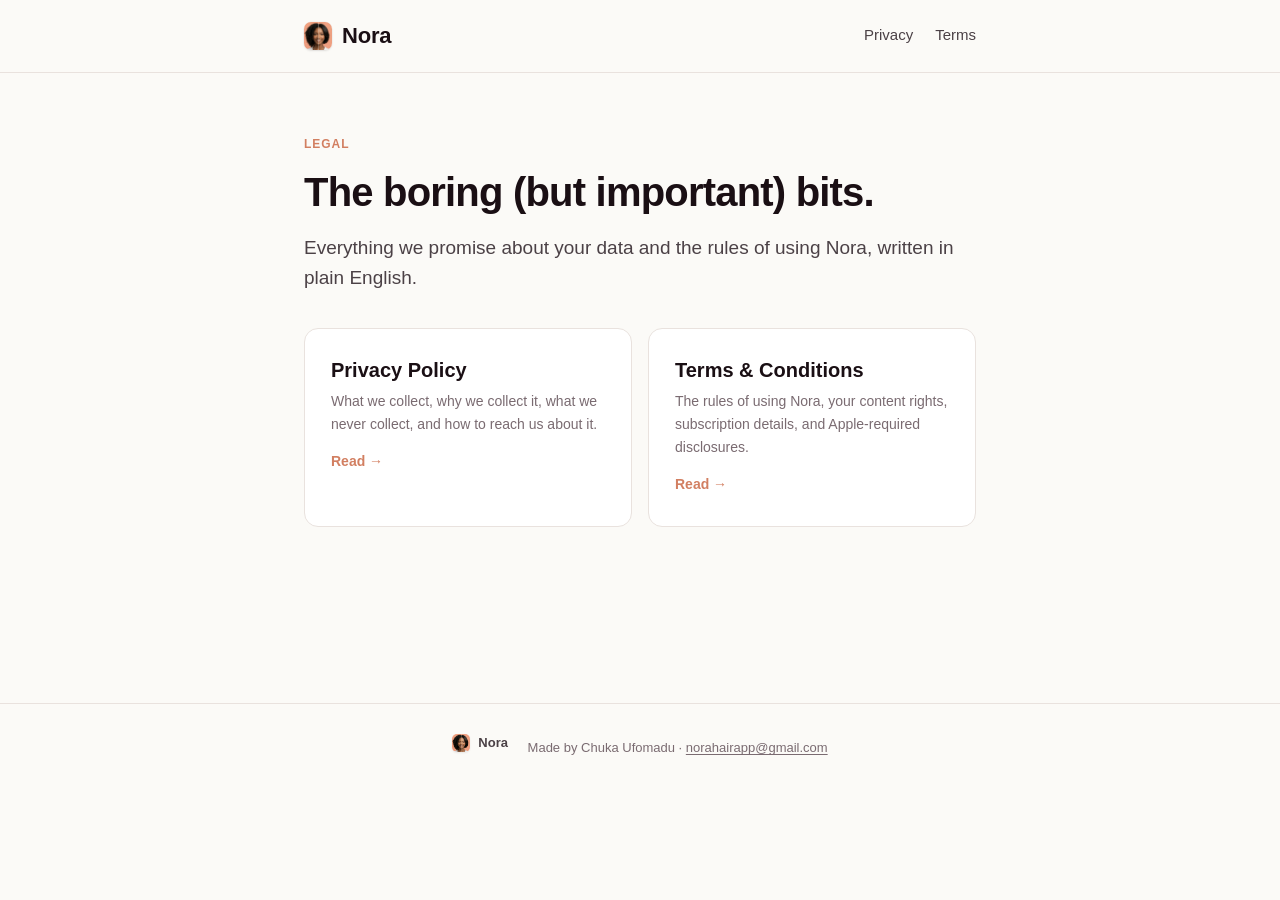
<file: index.html>
<!DOCTYPE html>
<html lang="en">
<head>
  <meta charset="UTF-8">
  <meta name="viewport" content="width=device-width, initial-scale=1.0">
  <meta name="theme-color" content="#FBFAF7">
  <meta name="description" content="Privacy policy and terms of use for Nora — the AI hairstyle try-on app for Black women.">
  <title>Nora — Legal</title>
  <link rel="stylesheet" href="styles.css">
  <link rel="icon" type="image/png" href="favicon.png">
  <link rel="apple-touch-icon" href="apple-touch-icon.png">
</head>
<body>

<header class="site-header">
  <div class="site-header-inner">
    <a href="index.html" class="brand"><img class="brand-icon" src="nora-icon.png" alt="" aria-hidden="true" width="28" height="28">Nora</a>
    <nav class="site-nav" aria-label="Legal">
      <a href="privacy-policy.html">Privacy</a>
      <a href="terms-and-conditions.html">Terms</a>
    </nav>
  </div>
</header>

<main>
  <span class="page-eyebrow">Legal</span>
  <h1>The boring (but important) bits.</h1>
  <p class="lede">Everything we promise about your data and the rules of using Nora, written in plain English.</p>

  <div class="cards">

    <a class="card" href="privacy-policy.html">
      <h3>Privacy Policy</h3>
      <p>What we collect, why we collect it, what we never collect, and how to reach us about it.</p>
      <span class="card-arrow">Read →</span>
    </a>

    <a class="card" href="terms-and-conditions.html">
      <h3>Terms &amp; Conditions</h3>
      <p>The rules of using Nora, your content rights, subscription details, and Apple-required disclosures.</p>
      <span class="card-arrow">Read →</span>
    </a>

  </div>

</main>

<footer class="site-footer">
  <span class="footer-brand"><img class="brand-icon" src="nora-icon.png" alt="" aria-hidden="true" width="18" height="18">Nora</span>
  <span>Made by Chuka Ufomadu · <a href="mailto:norahairapp@gmail.com">norahairapp@gmail.com</a></span>
</footer>

</body>
</html>
</file>
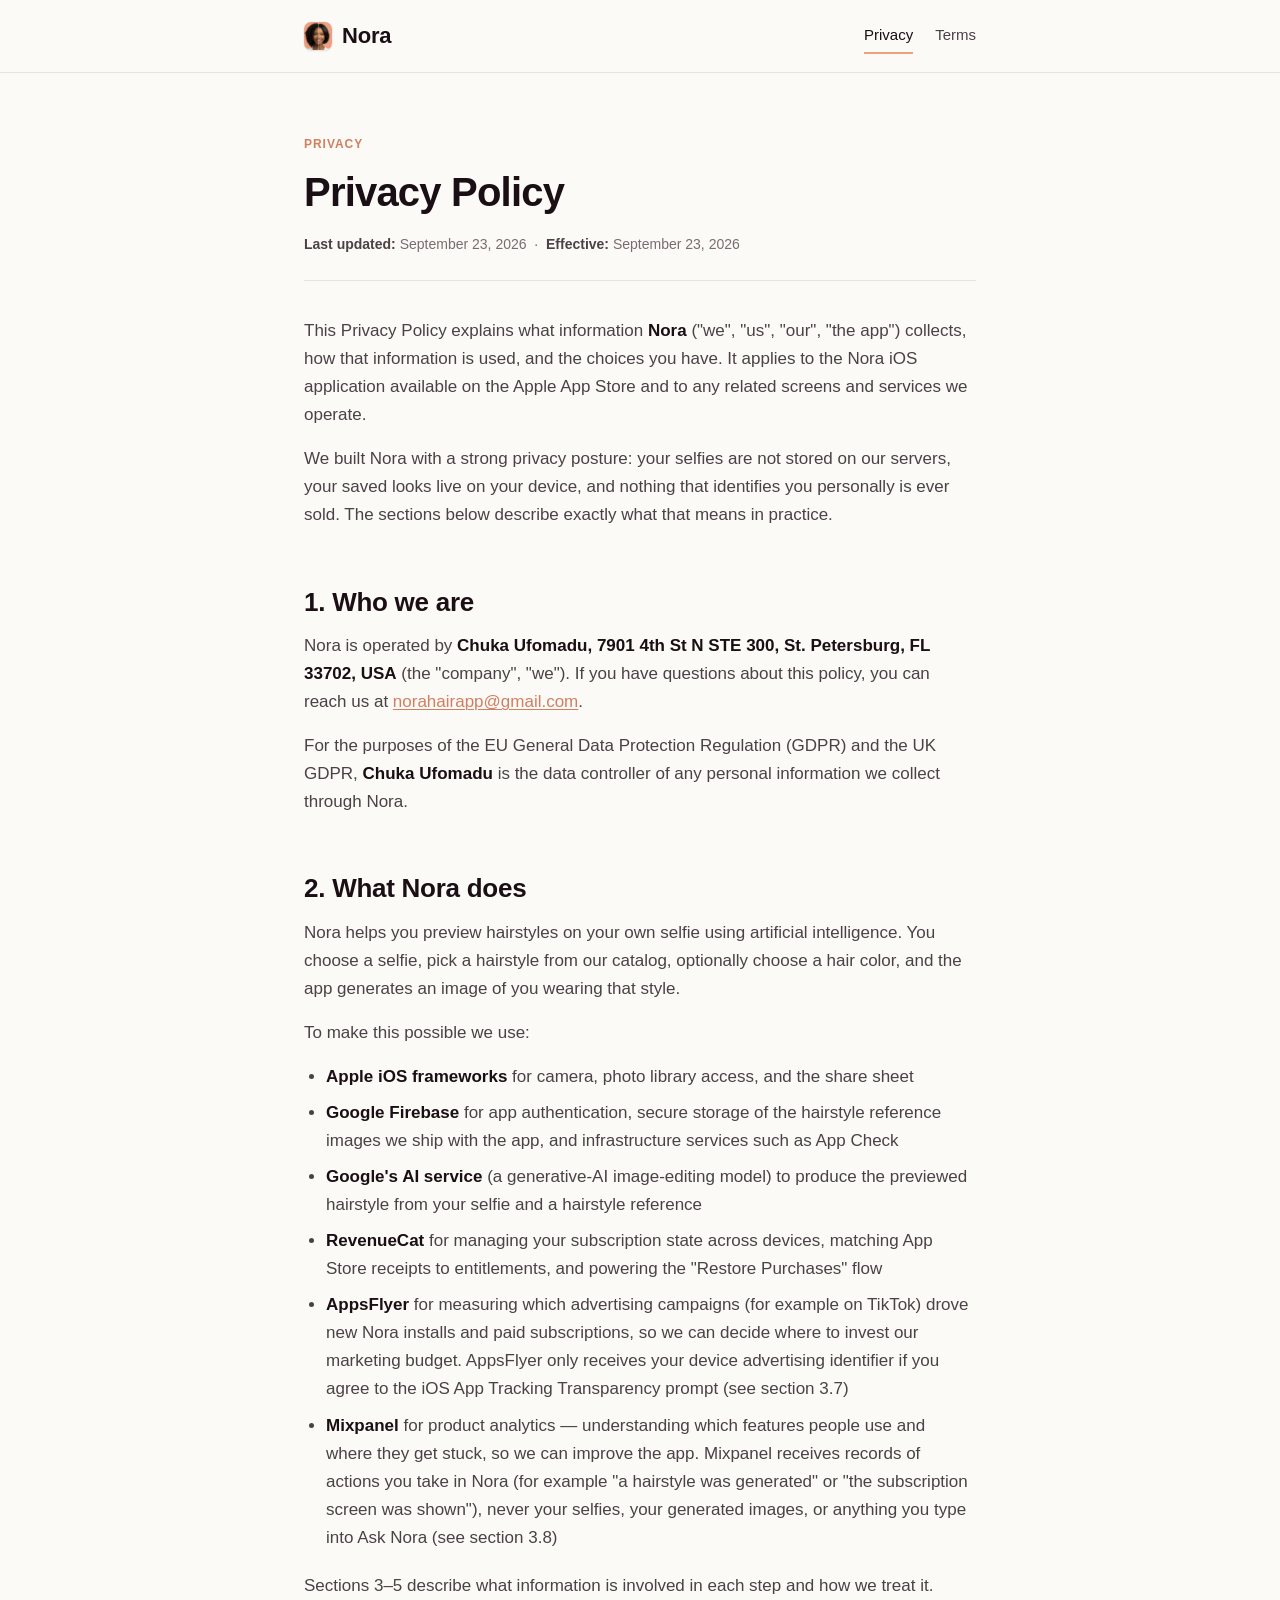
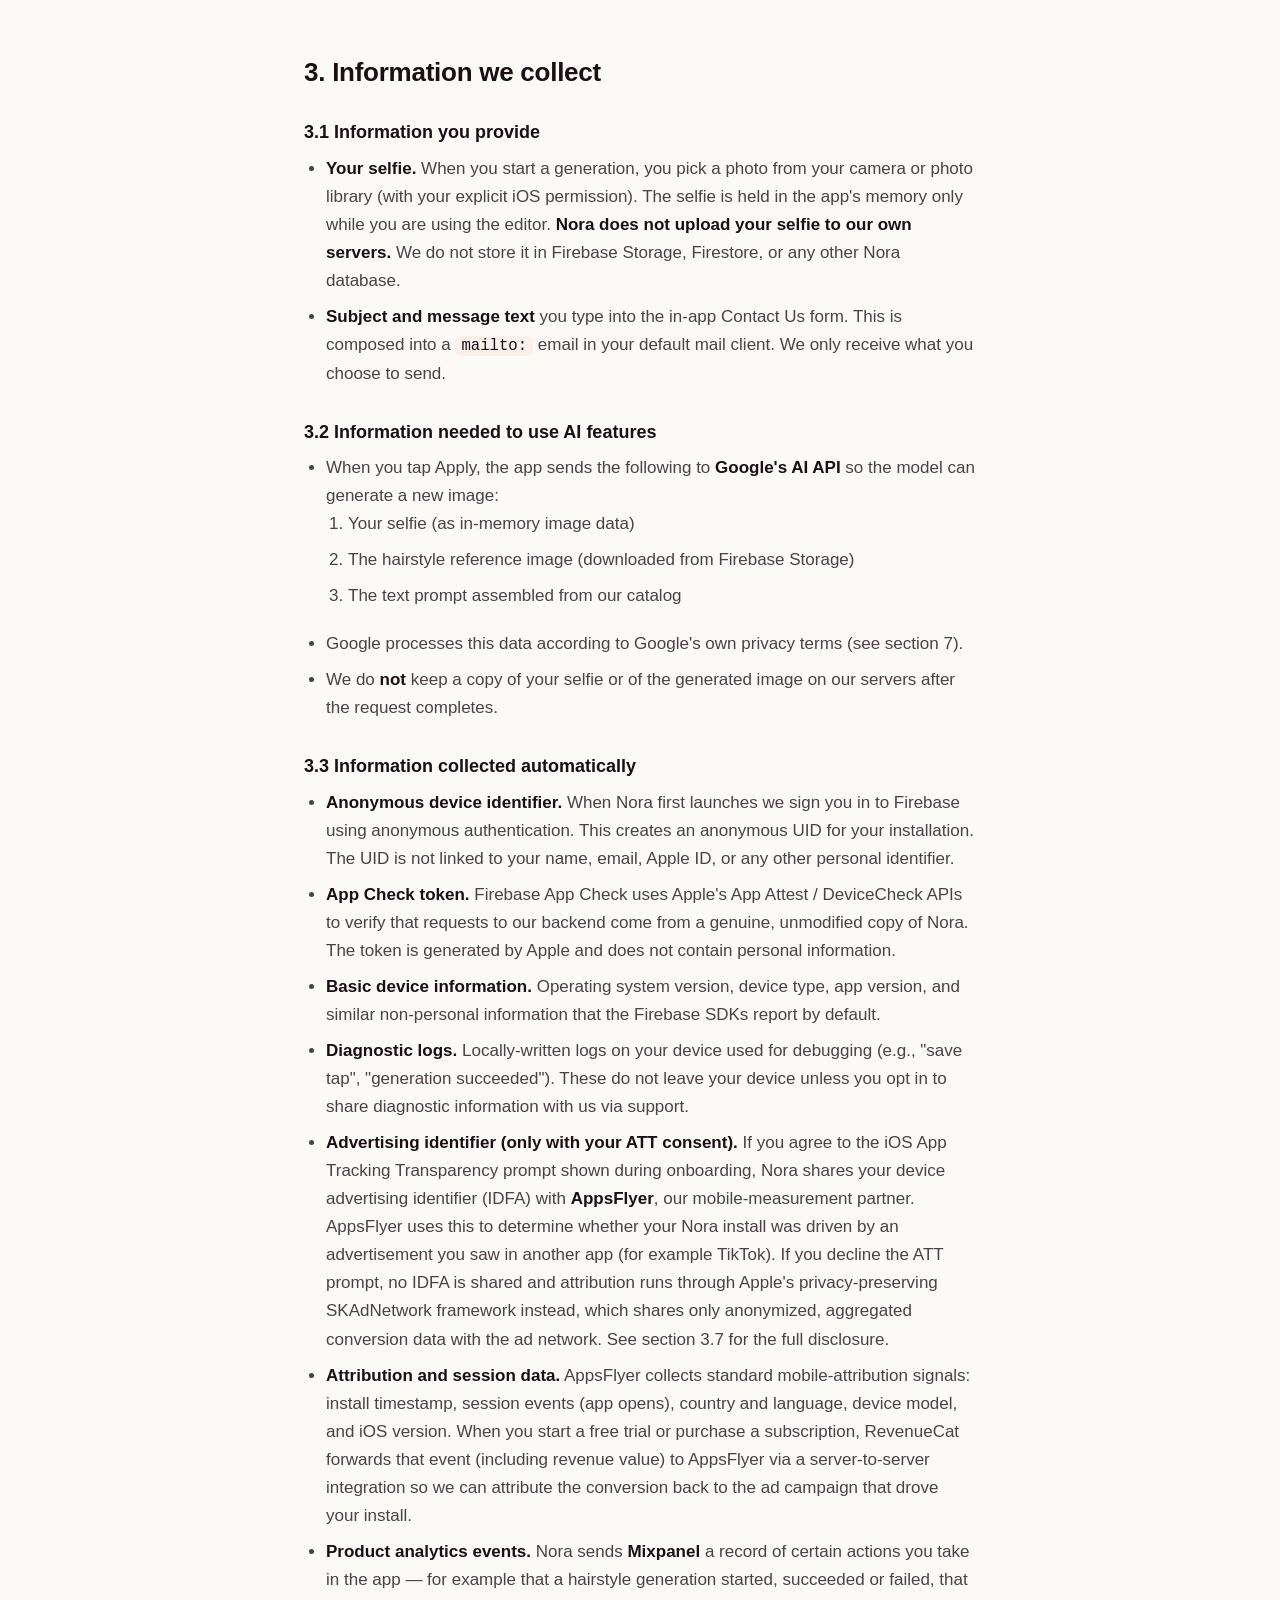
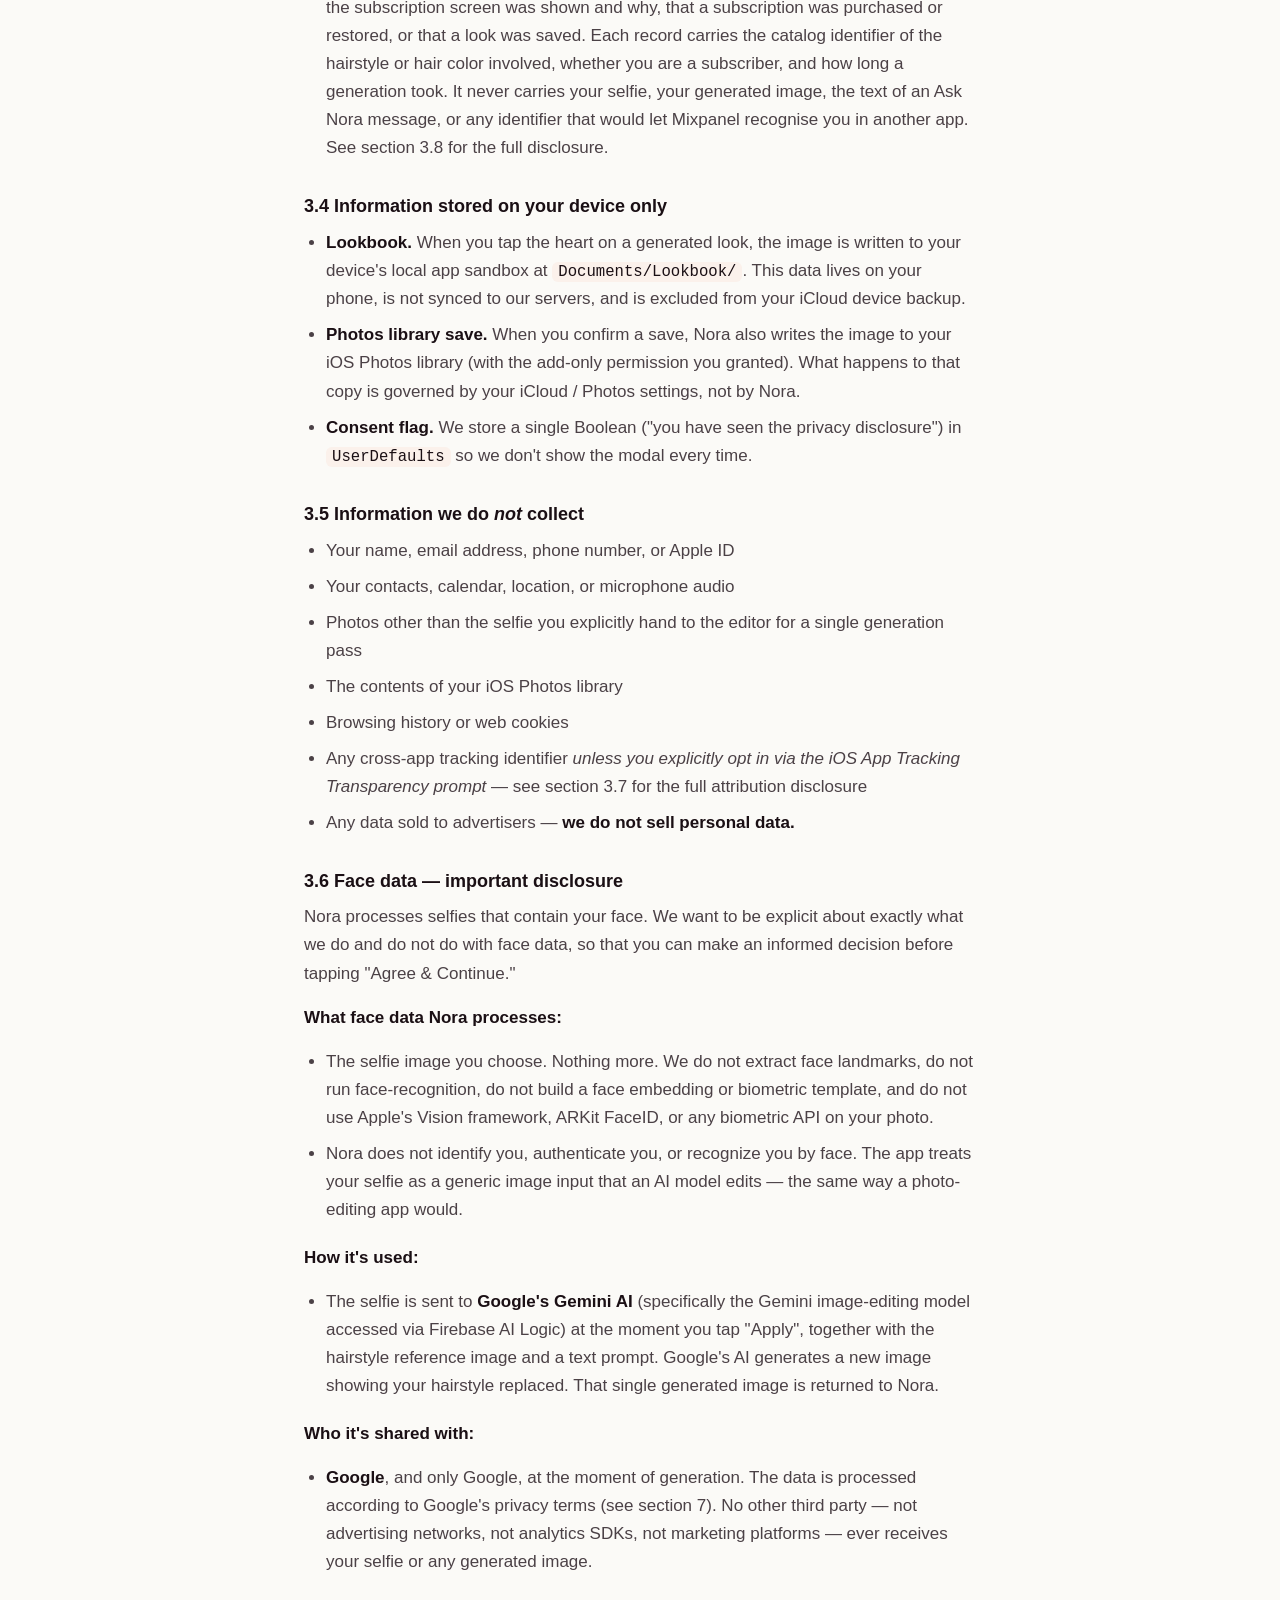
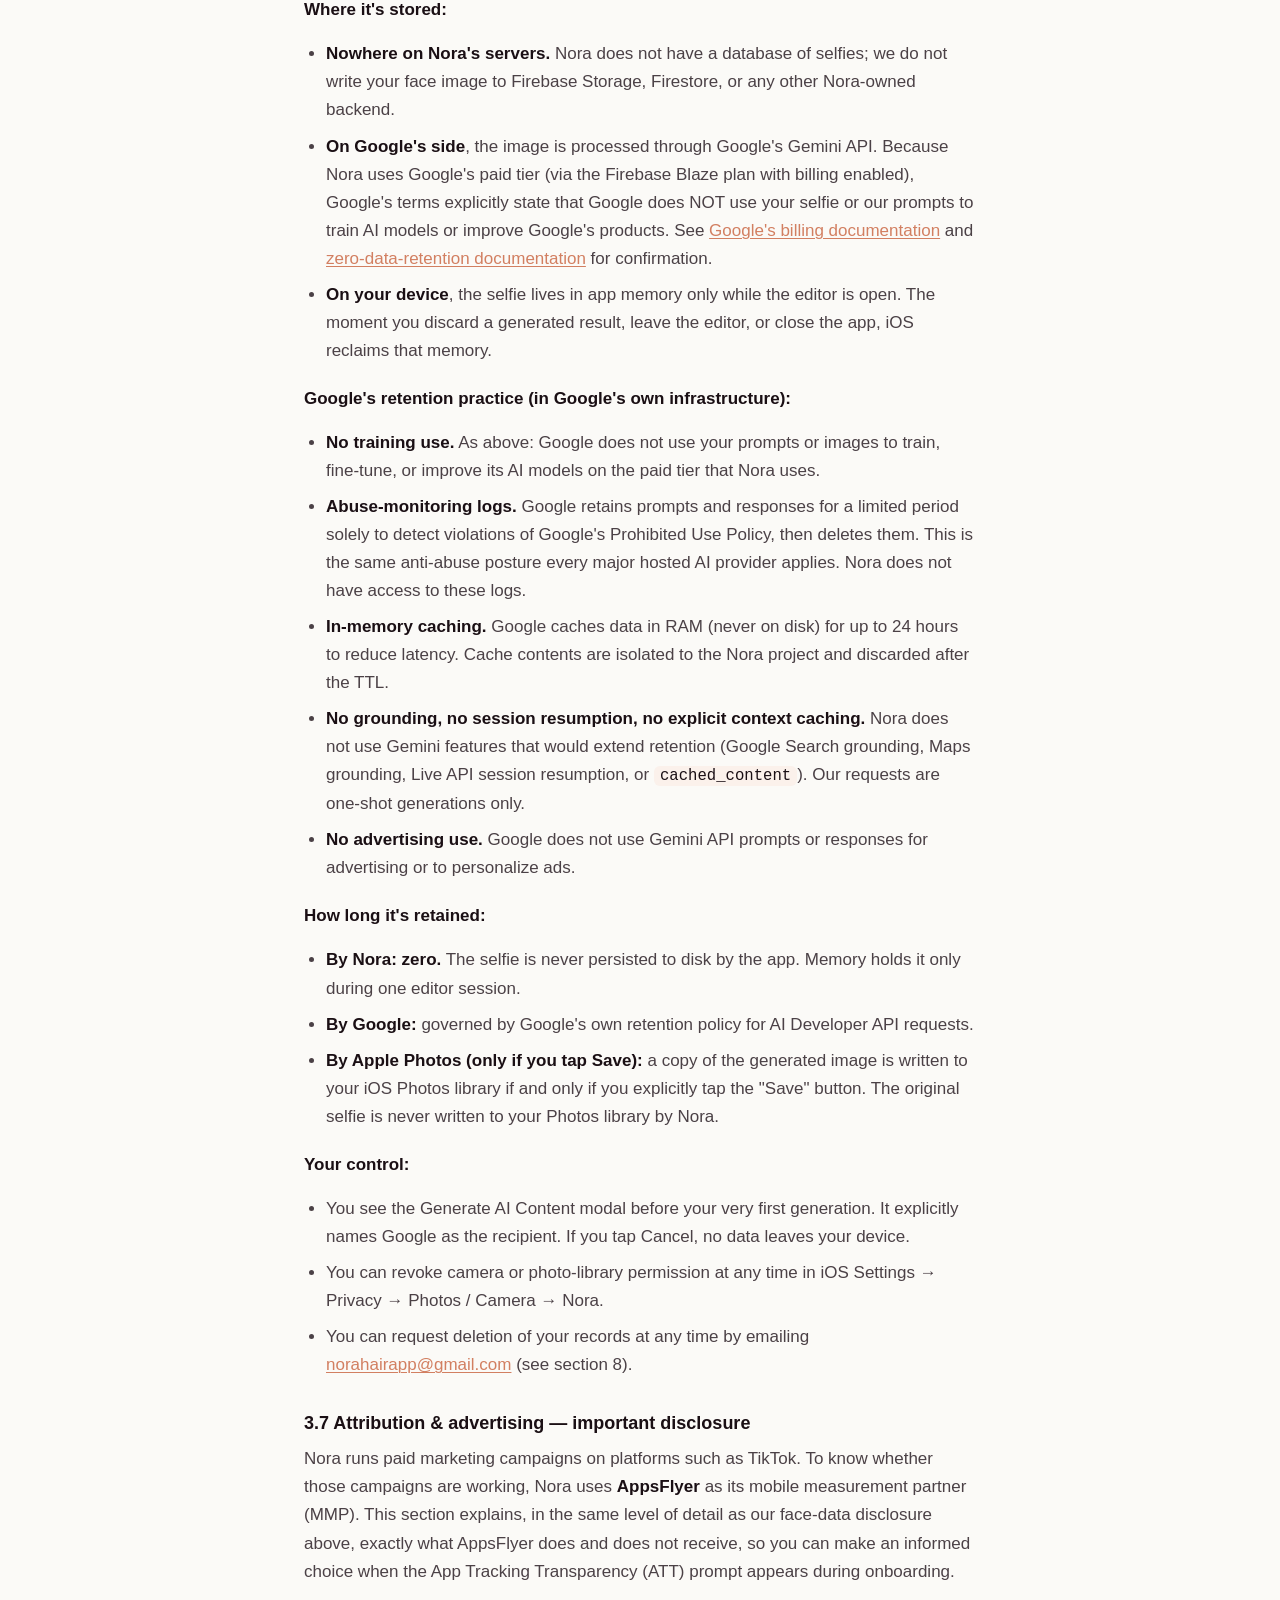
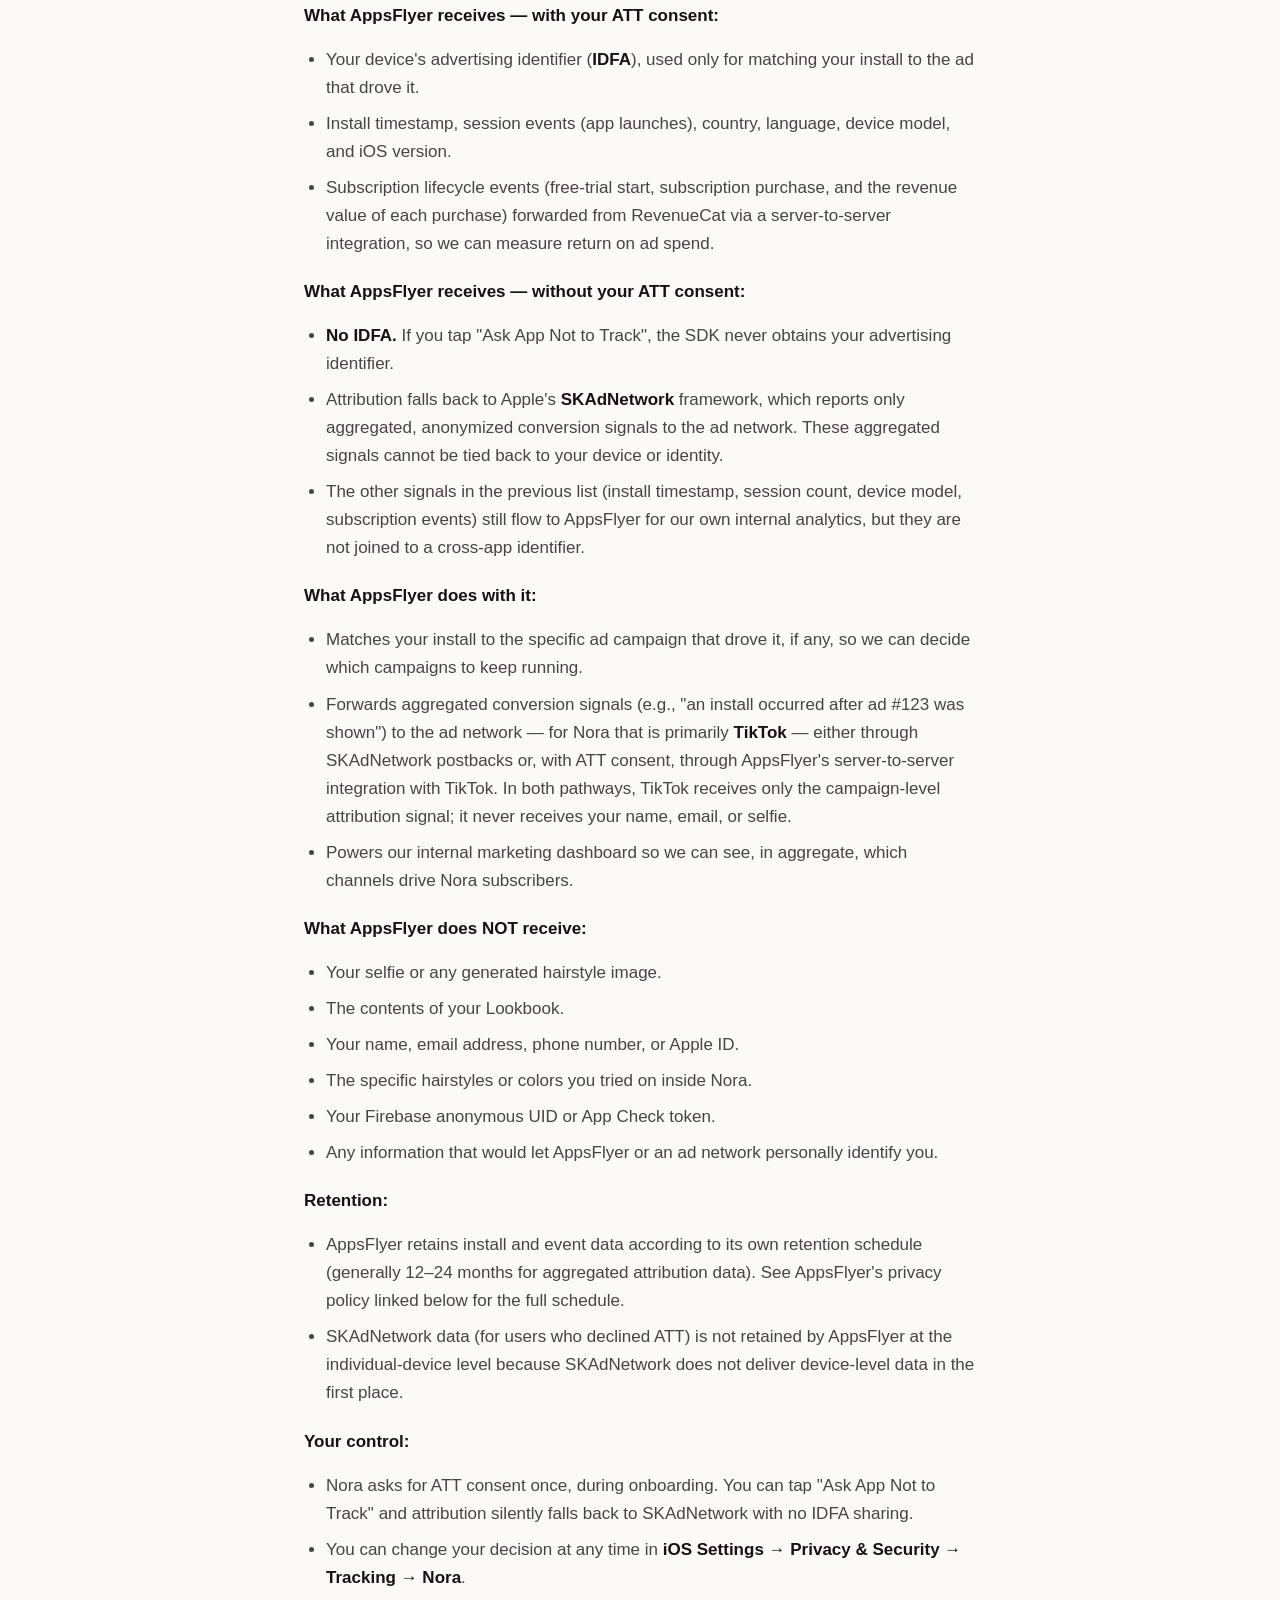
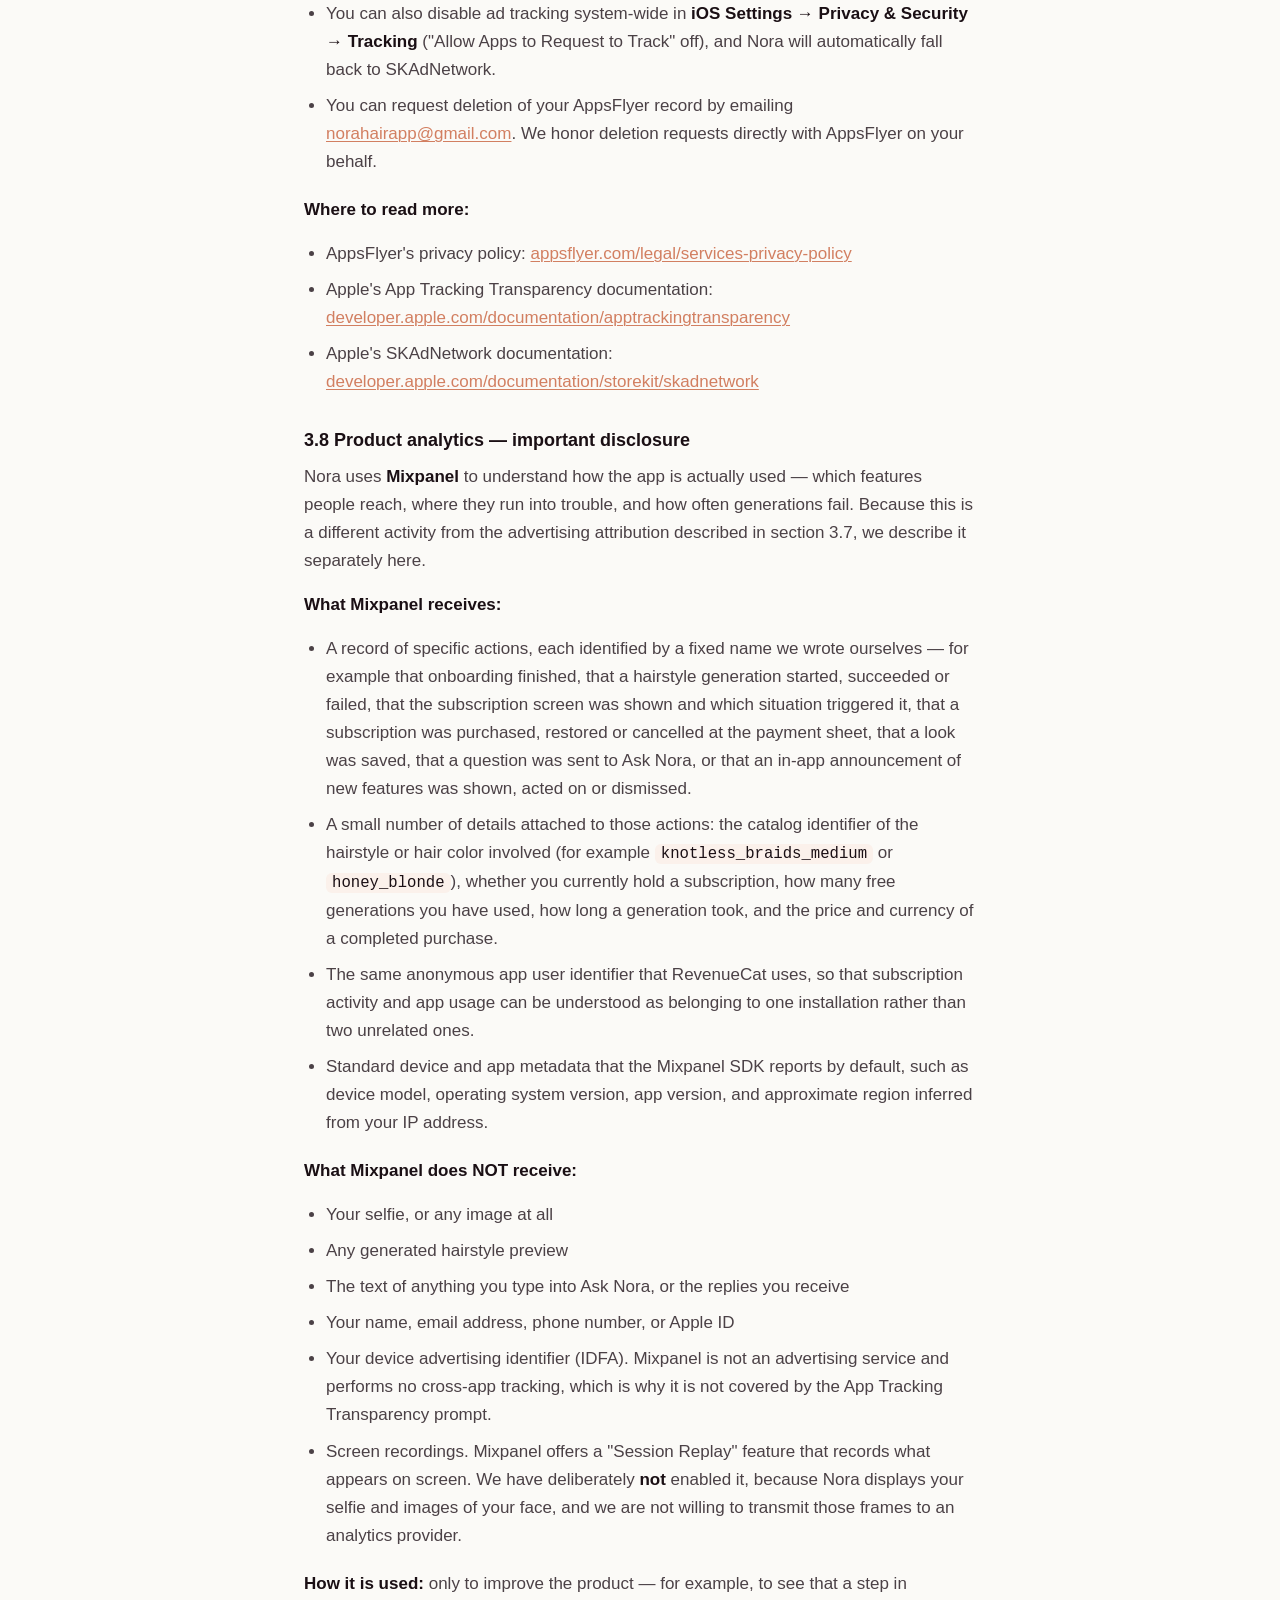
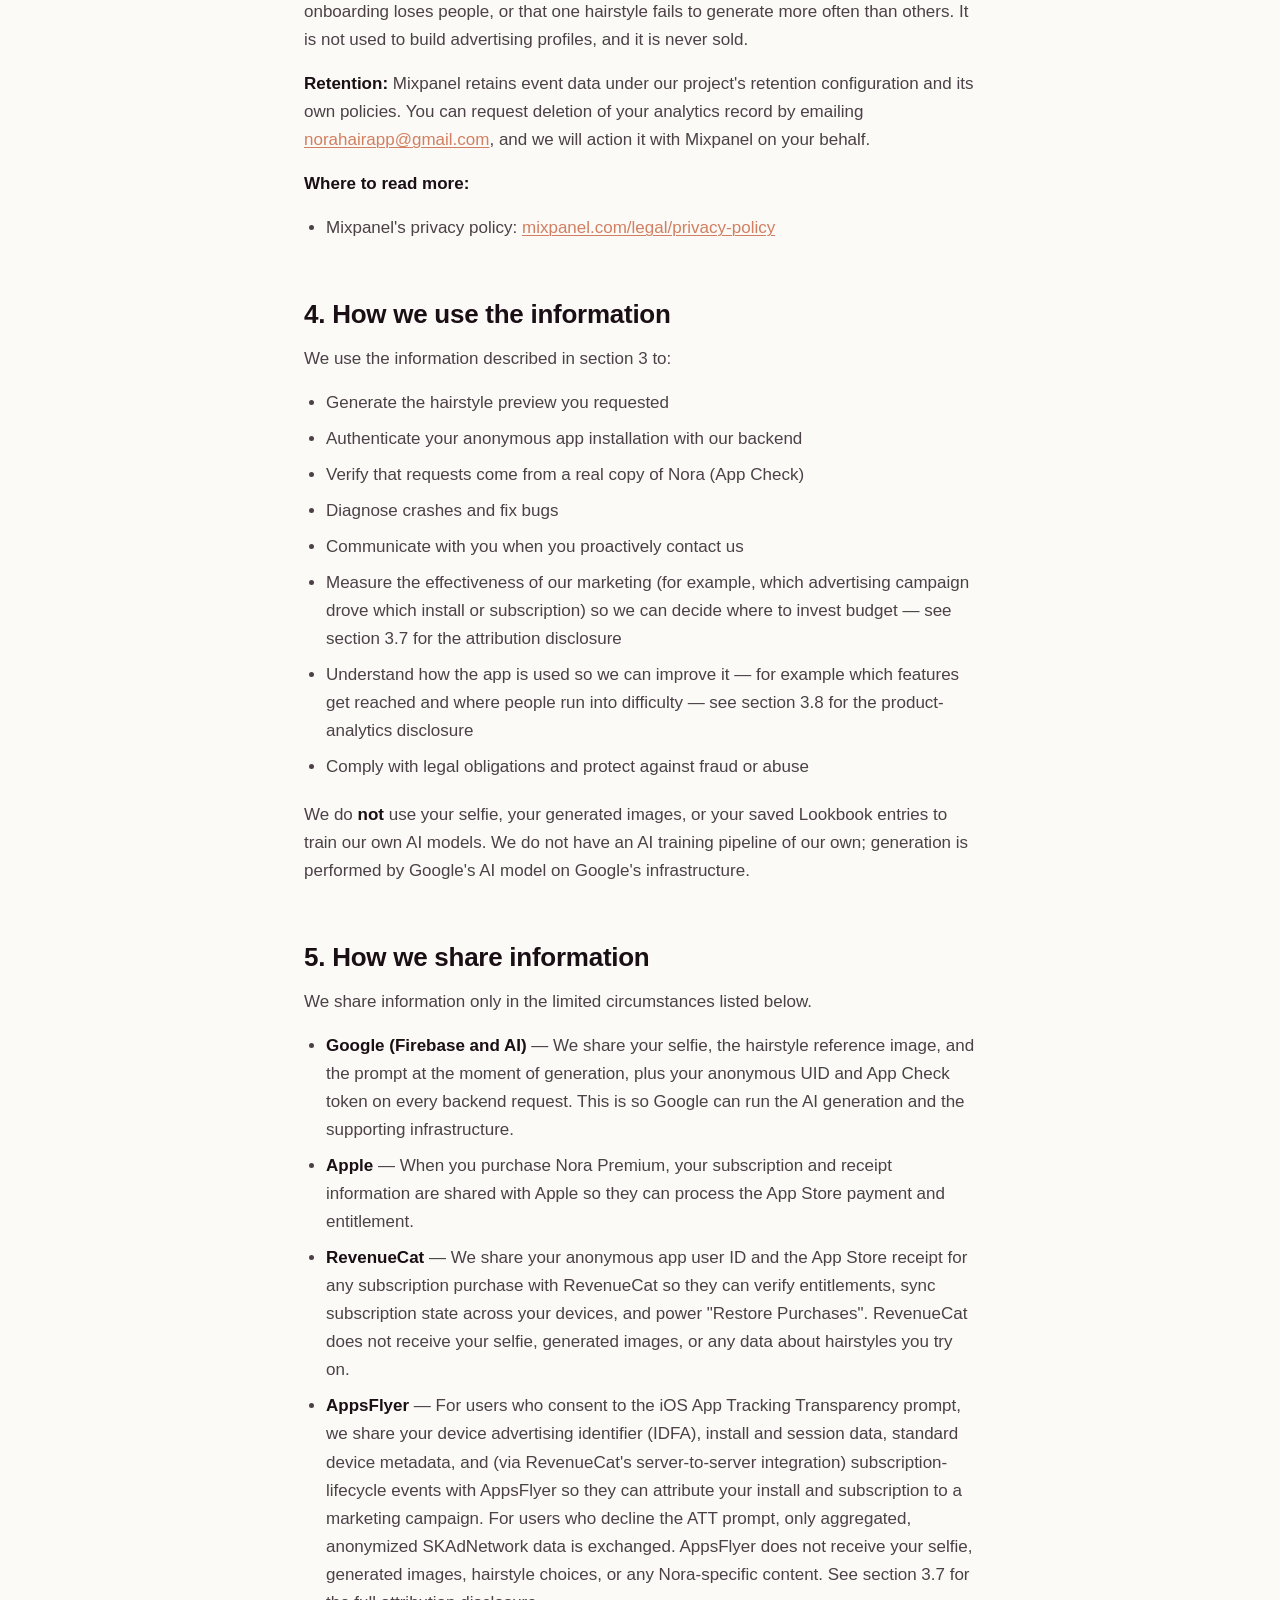
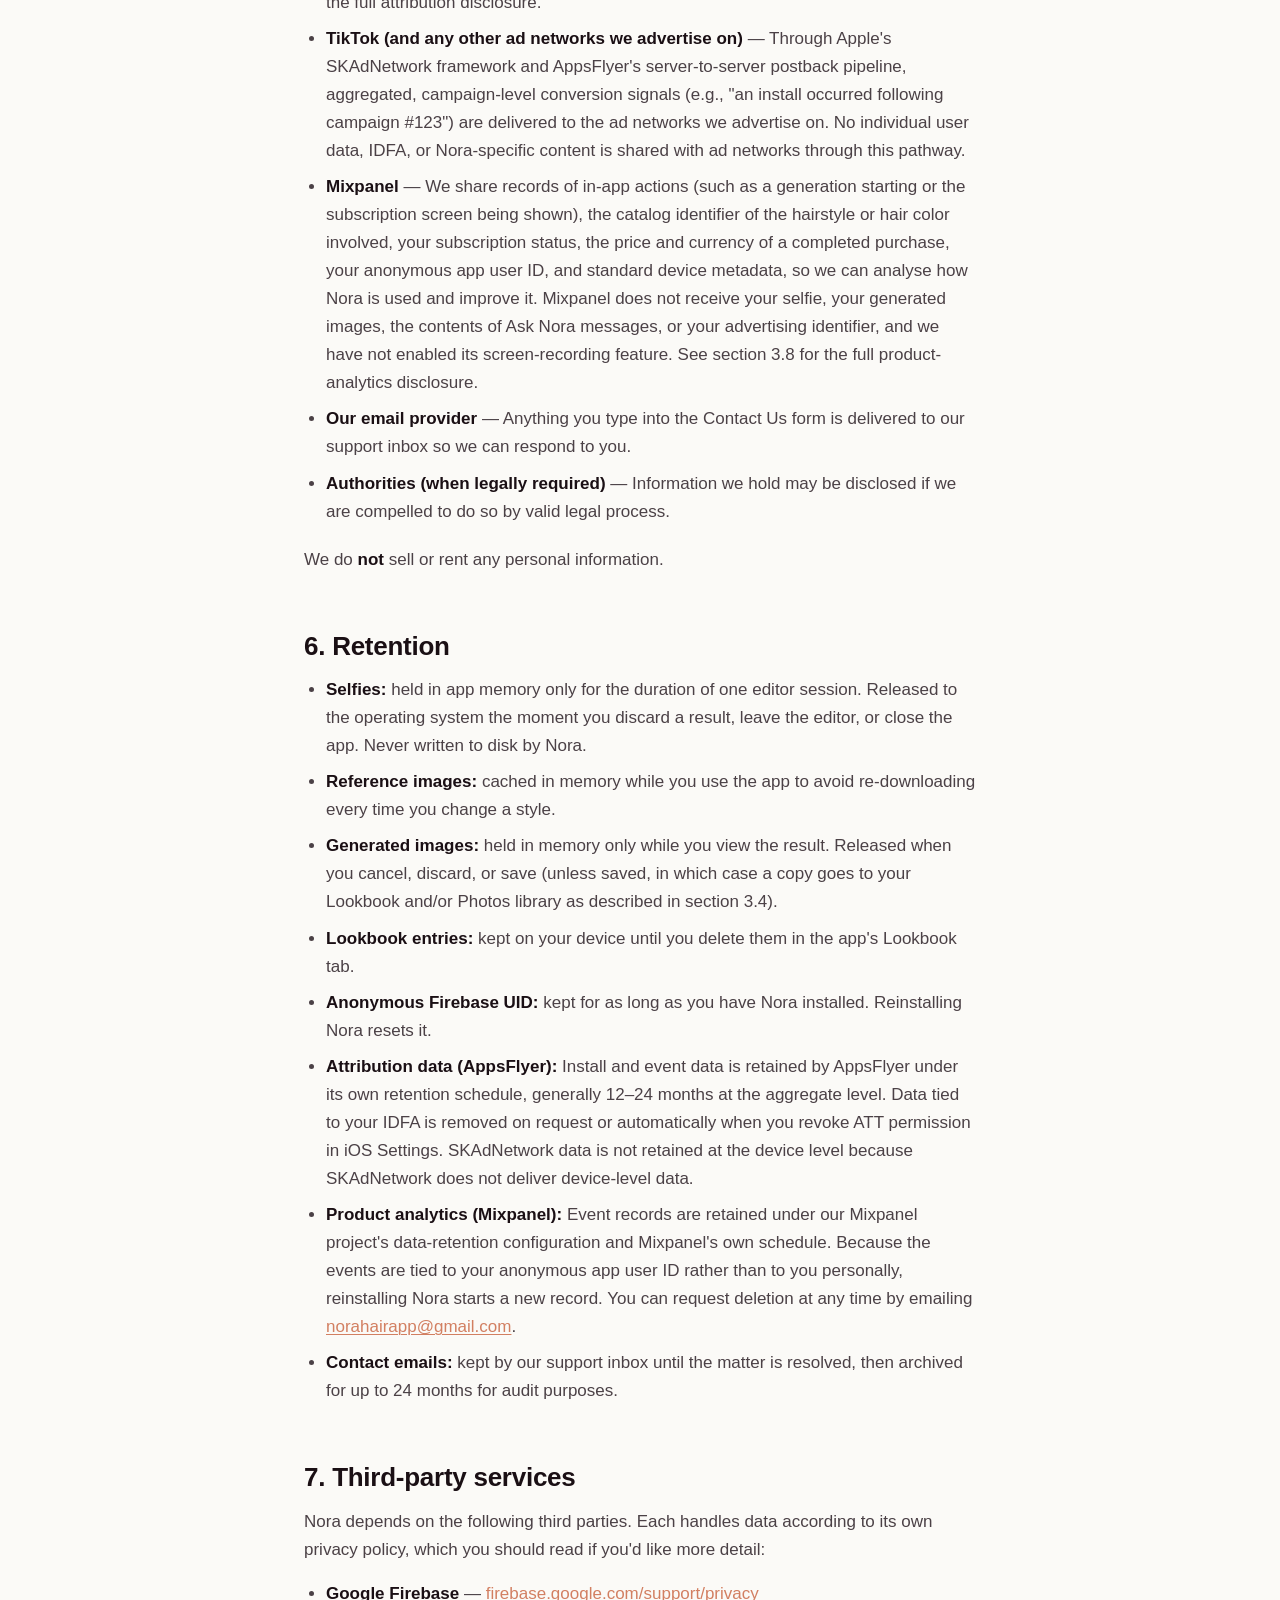
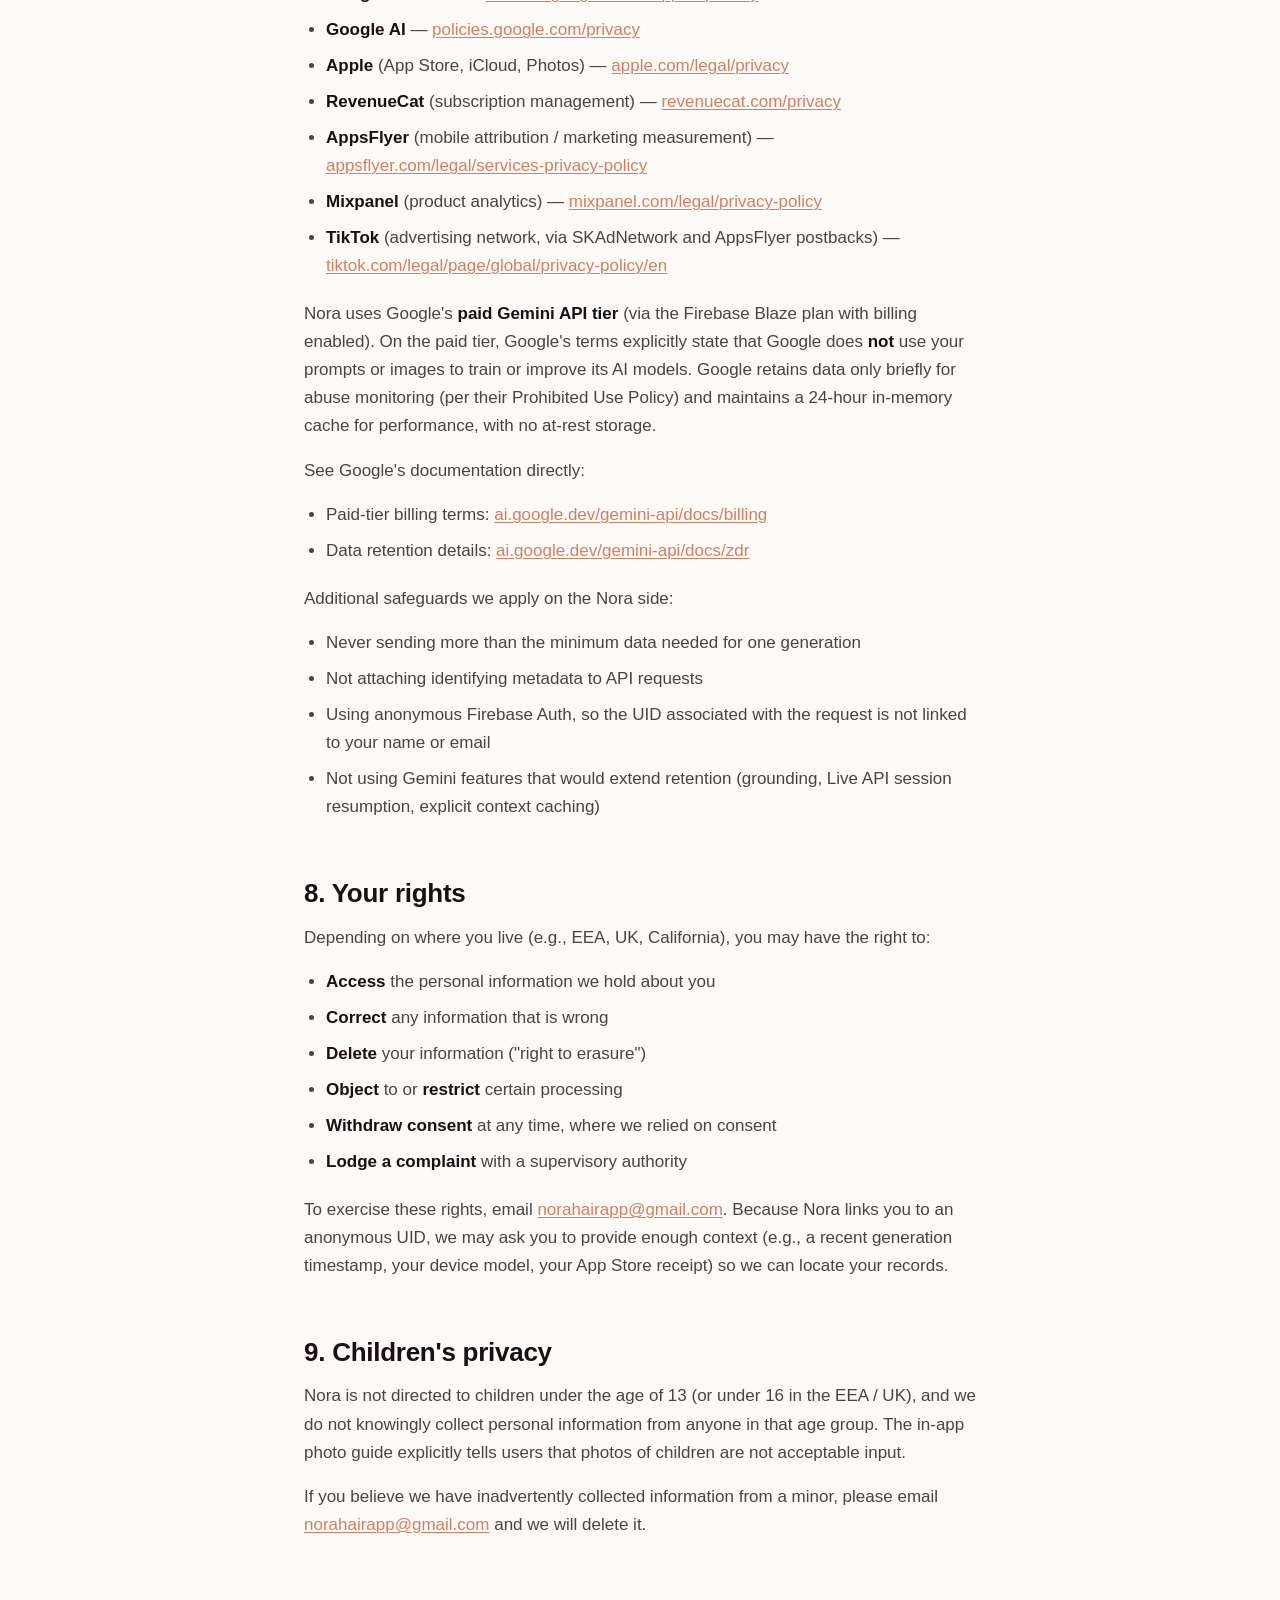
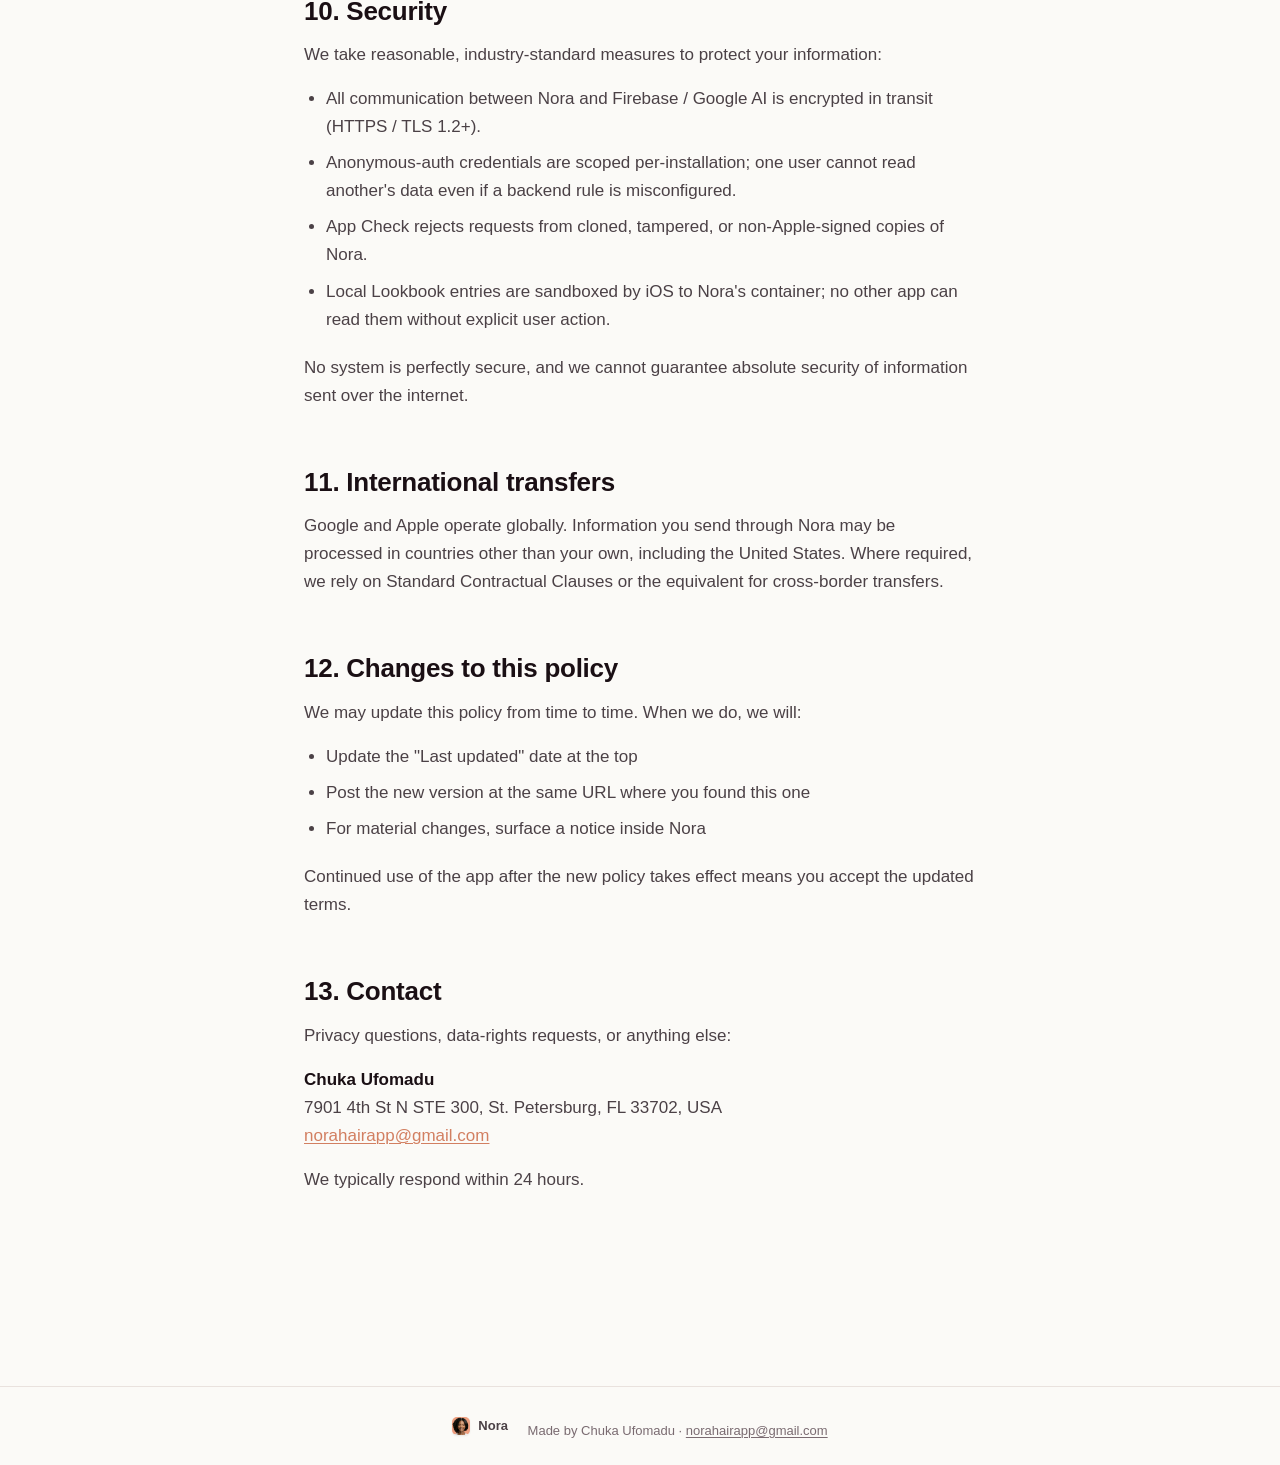
<file: privacy-policy.html>
<!DOCTYPE html>
<html lang="en">
<head>
  <meta charset="UTF-8">
  <meta name="viewport" content="width=device-width, initial-scale=1.0">
  <meta name="theme-color" content="#FBFAF7">
  <meta name="description" content="Nora's privacy policy — what we collect, what we don't, and how to reach us.">
  <title>Privacy Policy — Nora</title>
  <link rel="stylesheet" href="styles.css">
  <link rel="icon" type="image/png" href="favicon.png">
  <link rel="apple-touch-icon" href="apple-touch-icon.png">
</head>
<body>

<header class="site-header">
  <div class="site-header-inner">
    <a href="index.html" class="brand"><img class="brand-icon" src="nora-icon.png" alt="" aria-hidden="true" width="28" height="28">Nora</a>
    <nav class="site-nav" aria-label="Legal">
      <a href="privacy-policy.html" aria-current="page">Privacy</a>
      <a href="terms-and-conditions.html">Terms</a>
    </nav>
  </div>
</header>

<main>

  <span class="page-eyebrow">Privacy</span>
  <h1>Privacy Policy</h1>

  <div class="dates">
    <strong>Last updated:</strong> September 23, 2026 &nbsp;·&nbsp;
    <strong>Effective:</strong> September 23, 2026
  </div>

  <p>This Privacy Policy explains what information <strong>Nora</strong> ("we", "us", "our", "the app") collects, how that information is used, and the choices you have. It applies to the Nora iOS application available on the Apple App Store and to any related screens and services we operate.</p>

  <p>We built Nora with a strong privacy posture: your selfies are not stored on our servers, your saved looks live on your device, and nothing that identifies you personally is ever sold. The sections below describe exactly what that means in practice.</p>

  <h2 id="who-we-are">1. Who we are</h2>
  <p>Nora is operated by <strong>Chuka Ufomadu, 7901 4th St N STE 300, St. Petersburg, FL 33702, USA</strong> (the "company", "we"). If you have questions about this policy, you can reach us at <a href="mailto:norahairapp@gmail.com">norahairapp@gmail.com</a>.</p>
  <p>For the purposes of the EU General Data Protection Regulation (GDPR) and the UK GDPR, <strong>Chuka Ufomadu</strong> is the data controller of any personal information we collect through Nora.</p>

  <h2 id="what-nora-does">2. What Nora does</h2>
  <p>Nora helps you preview hairstyles on your own selfie using artificial intelligence. You choose a selfie, pick a hairstyle from our catalog, optionally choose a hair color, and the app generates an image of you wearing that style.</p>
  <p>To make this possible we use:</p>
  <ul>
    <li><strong>Apple iOS frameworks</strong> for camera, photo library access, and the share sheet</li>
    <li><strong>Google Firebase</strong> for app authentication, secure storage of the hairstyle reference images we ship with the app, and infrastructure services such as App Check</li>
    <li><strong>Google's AI service</strong> (a generative-AI image-editing model) to produce the previewed hairstyle from your selfie and a hairstyle reference</li>
    <li><strong>RevenueCat</strong> for managing your subscription state across devices, matching App Store receipts to entitlements, and powering the "Restore Purchases" flow</li>
    <li><strong>AppsFlyer</strong> for measuring which advertising campaigns (for example on TikTok) drove new Nora installs and paid subscriptions, so we can decide where to invest our marketing budget. AppsFlyer only receives your device advertising identifier if you agree to the iOS App Tracking Transparency prompt (see section 3.7)</li>
    <li><strong>Mixpanel</strong> for product analytics — understanding which features people use and where they get stuck, so we can improve the app. Mixpanel receives records of actions you take in Nora (for example "a hairstyle was generated" or "the subscription screen was shown"), never your selfies, your generated images, or anything you type into Ask Nora (see section 3.8)</li>
  </ul>
  <p>Sections 3–5 describe what information is involved in each step and how we treat it.</p>

  <h2 id="info-we-collect">3. Information we collect</h2>

  <h3 id="info-you-provide">3.1 Information you provide</h3>
  <ul>
    <li><strong>Your selfie.</strong> When you start a generation, you pick a photo from your camera or photo library (with your explicit iOS permission). The selfie is held in the app's memory only while you are using the editor. <strong>Nora does not upload your selfie to our own servers.</strong> We do not store it in Firebase Storage, Firestore, or any other Nora database.</li>
    <li><strong>Subject and message text</strong> you type into the in-app Contact Us form. This is composed into a <code>mailto:</code> email in your default mail client. We only receive what you choose to send.</li>
  </ul>

  <h3 id="info-ai">3.2 Information needed to use AI features</h3>
  <ul>
    <li>When you tap Apply, the app sends the following to <strong>Google's AI API</strong> so the model can generate a new image:
      <ol>
        <li>Your selfie (as in-memory image data)</li>
        <li>The hairstyle reference image (downloaded from Firebase Storage)</li>
        <li>The text prompt assembled from our catalog</li>
      </ol>
    </li>
    <li>Google processes this data according to Google's own privacy terms (see section 7).</li>
    <li>We do <strong>not</strong> keep a copy of your selfie or of the generated image on our servers after the request completes.</li>
  </ul>

  <h3 id="info-auto">3.3 Information collected automatically</h3>
  <ul>
    <li><strong>Anonymous device identifier.</strong> When Nora first launches we sign you in to Firebase using anonymous authentication. This creates an anonymous UID for your installation. The UID is not linked to your name, email, Apple ID, or any other personal identifier.</li>
    <li><strong>App Check token.</strong> Firebase App Check uses Apple's App Attest / DeviceCheck APIs to verify that requests to our backend come from a genuine, unmodified copy of Nora. The token is generated by Apple and does not contain personal information.</li>
    <li><strong>Basic device information.</strong> Operating system version, device type, app version, and similar non-personal information that the Firebase SDKs report by default.</li>
    <li><strong>Diagnostic logs.</strong> Locally-written logs on your device used for debugging (e.g., "save tap", "generation succeeded"). These do not leave your device unless you opt in to share diagnostic information with us via support.</li>
    <li><strong>Advertising identifier (only with your ATT consent).</strong> If you agree to the iOS App Tracking Transparency prompt shown during onboarding, Nora shares your device advertising identifier (IDFA) with <strong>AppsFlyer</strong>, our mobile-measurement partner. AppsFlyer uses this to determine whether your Nora install was driven by an advertisement you saw in another app (for example TikTok). If you decline the ATT prompt, no IDFA is shared and attribution runs through Apple's privacy-preserving SKAdNetwork framework instead, which shares only anonymized, aggregated conversion data with the ad network. See section 3.7 for the full disclosure.</li>
    <li><strong>Attribution and session data.</strong> AppsFlyer collects standard mobile-attribution signals: install timestamp, session events (app opens), country and language, device model, and iOS version. When you start a free trial or purchase a subscription, RevenueCat forwards that event (including revenue value) to AppsFlyer via a server-to-server integration so we can attribute the conversion back to the ad campaign that drove your install.</li>
    <li><strong>Product analytics events.</strong> Nora sends <strong>Mixpanel</strong> a record of certain actions you take in the app — for example that a hairstyle generation started, succeeded or failed, that the subscription screen was shown and why, that a subscription was purchased or restored, or that a look was saved. Each record carries the catalog identifier of the hairstyle or hair color involved, whether you are a subscriber, and how long a generation took. It never carries your selfie, your generated image, the text of an Ask Nora message, or any identifier that would let Mixpanel recognise you in another app. See section 3.8 for the full disclosure.</li>
  </ul>

  <h3 id="info-device-only">3.4 Information stored on your device only</h3>
  <ul>
    <li><strong>Lookbook.</strong> When you tap the heart on a generated look, the image is written to your device's local app sandbox at <code>Documents/Lookbook/</code>. This data lives on your phone, is not synced to our servers, and is excluded from your iCloud device backup.</li>
    <li><strong>Photos library save.</strong> When you confirm a save, Nora also writes the image to your iOS Photos library (with the add-only permission you granted). What happens to that copy is governed by your iCloud / Photos settings, not by Nora.</li>
    <li><strong>Consent flag.</strong> We store a single Boolean ("you have seen the privacy disclosure") in <code>UserDefaults</code> so we don't show the modal every time.</li>
  </ul>

  <h3 id="info-not-collected">3.5 Information we do <em>not</em> collect</h3>
  <ul>
    <li>Your name, email address, phone number, or Apple ID</li>
    <li>Your contacts, calendar, location, or microphone audio</li>
    <li>Photos other than the selfie you explicitly hand to the editor for a single generation pass</li>
    <li>The contents of your iOS Photos library</li>
    <li>Browsing history or web cookies</li>
    <li>Any cross-app tracking identifier <em>unless you explicitly opt in via the iOS App Tracking Transparency prompt</em> — see section 3.7 for the full attribution disclosure</li>
    <li>Any data sold to advertisers — <strong>we do not sell personal data.</strong></li>
  </ul>

  <h3 id="face-data">3.6 Face data — important disclosure</h3>
  <p>Nora processes selfies that contain your face. We want to be explicit about exactly what we do and do not do with face data, so that you can make an informed decision before tapping "Agree &amp; Continue."</p>

  <p><strong>What face data Nora processes:</strong></p>
  <ul>
    <li>The selfie image you choose. Nothing more. We do not extract face landmarks, do not run face-recognition, do not build a face embedding or biometric template, and do not use Apple's Vision framework, ARKit FaceID, or any biometric API on your photo.</li>
    <li>Nora does not identify you, authenticate you, or recognize you by face. The app treats your selfie as a generic image input that an AI model edits — the same way a photo-editing app would.</li>
  </ul>

  <p><strong>How it's used:</strong></p>
  <ul>
    <li>The selfie is sent to <strong>Google's Gemini AI</strong> (specifically the Gemini image-editing model accessed via Firebase AI Logic) at the moment you tap "Apply", together with the hairstyle reference image and a text prompt. Google's AI generates a new image showing your hairstyle replaced. That single generated image is returned to Nora.</li>
  </ul>

  <p><strong>Who it's shared with:</strong></p>
  <ul>
    <li><strong>Google</strong>, and only Google, at the moment of generation. The data is processed according to Google's privacy terms (see section 7). No other third party — not advertising networks, not analytics SDKs, not marketing platforms — ever receives your selfie or any generated image.</li>
  </ul>

  <p><strong>Where it's stored:</strong></p>
  <ul>
    <li><strong>Nowhere on Nora's servers.</strong> Nora does not have a database of selfies; we do not write your face image to Firebase Storage, Firestore, or any other Nora-owned backend.</li>
    <li><strong>On Google's side</strong>, the image is processed through Google's Gemini API. Because Nora uses Google's paid tier (via the Firebase Blaze plan with billing enabled), Google's terms explicitly state that Google does NOT use your selfie or our prompts to train AI models or improve Google's products. See <a href="https://ai.google.dev/gemini-api/docs/billing" target="_blank" rel="noopener">Google's billing documentation</a> and <a href="https://ai.google.dev/gemini-api/docs/zdr" target="_blank" rel="noopener">zero-data-retention documentation</a> for confirmation.</li>
    <li><strong>On your device</strong>, the selfie lives in app memory only while the editor is open. The moment you discard a generated result, leave the editor, or close the app, iOS reclaims that memory.</li>
  </ul>

  <p><strong>Google's retention practice (in Google's own infrastructure):</strong></p>
  <ul>
    <li><strong>No training use.</strong> As above: Google does not use your prompts or images to train, fine-tune, or improve its AI models on the paid tier that Nora uses.</li>
    <li><strong>Abuse-monitoring logs.</strong> Google retains prompts and responses for a limited period solely to detect violations of Google's Prohibited Use Policy, then deletes them. This is the same anti-abuse posture every major hosted AI provider applies. Nora does not have access to these logs.</li>
    <li><strong>In-memory caching.</strong> Google caches data in RAM (never on disk) for up to 24 hours to reduce latency. Cache contents are isolated to the Nora project and discarded after the TTL.</li>
    <li><strong>No grounding, no session resumption, no explicit context caching.</strong> Nora does not use Gemini features that would extend retention (Google Search grounding, Maps grounding, Live API session resumption, or <code>cached_content</code>). Our requests are one-shot generations only.</li>
    <li><strong>No advertising use.</strong> Google does not use Gemini API prompts or responses for advertising or to personalize ads.</li>
  </ul>

  <p><strong>How long it's retained:</strong></p>
  <ul>
    <li><strong>By Nora: zero.</strong> The selfie is never persisted to disk by the app. Memory holds it only during one editor session.</li>
    <li><strong>By Google:</strong> governed by Google's own retention policy for AI Developer API requests.</li>
    <li><strong>By Apple Photos (only if you tap Save):</strong> a copy of the generated image is written to your iOS Photos library if and only if you explicitly tap the "Save" button. The original selfie is never written to your Photos library by Nora.</li>
  </ul>

  <p><strong>Your control:</strong></p>
  <ul>
    <li>You see the Generate AI Content modal before your very first generation. It explicitly names Google as the recipient. If you tap Cancel, no data leaves your device.</li>
    <li>You can revoke camera or photo-library permission at any time in iOS Settings → Privacy → Photos / Camera → Nora.</li>
    <li>You can request deletion of your records at any time by emailing <a href="mailto:norahairapp@gmail.com">norahairapp@gmail.com</a> (see section 8).</li>
  </ul>

  <h3 id="attribution">3.7 Attribution &amp; advertising — important disclosure</h3>
  <p>Nora runs paid marketing campaigns on platforms such as TikTok. To know whether those campaigns are working, Nora uses <strong>AppsFlyer</strong> as its mobile measurement partner (MMP). This section explains, in the same level of detail as our face-data disclosure above, exactly what AppsFlyer does and does not receive, so you can make an informed choice when the App Tracking Transparency (ATT) prompt appears during onboarding.</p>

  <p><strong>What AppsFlyer receives — with your ATT consent:</strong></p>
  <ul>
    <li>Your device's advertising identifier (<strong>IDFA</strong>), used only for matching your install to the ad that drove it.</li>
    <li>Install timestamp, session events (app launches), country, language, device model, and iOS version.</li>
    <li>Subscription lifecycle events (free-trial start, subscription purchase, and the revenue value of each purchase) forwarded from RevenueCat via a server-to-server integration, so we can measure return on ad spend.</li>
  </ul>

  <p><strong>What AppsFlyer receives — without your ATT consent:</strong></p>
  <ul>
    <li><strong>No IDFA.</strong> If you tap "Ask App Not to Track", the SDK never obtains your advertising identifier.</li>
    <li>Attribution falls back to Apple's <strong>SKAdNetwork</strong> framework, which reports only aggregated, anonymized conversion signals to the ad network. These aggregated signals cannot be tied back to your device or identity.</li>
    <li>The other signals in the previous list (install timestamp, session count, device model, subscription events) still flow to AppsFlyer for our own internal analytics, but they are not joined to a cross-app identifier.</li>
  </ul>

  <p><strong>What AppsFlyer does with it:</strong></p>
  <ul>
    <li>Matches your install to the specific ad campaign that drove it, if any, so we can decide which campaigns to keep running.</li>
    <li>Forwards aggregated conversion signals (e.g., "an install occurred after ad #123 was shown") to the ad network — for Nora that is primarily <strong>TikTok</strong> — either through SKAdNetwork postbacks or, with ATT consent, through AppsFlyer's server-to-server integration with TikTok. In both pathways, TikTok receives only the campaign-level attribution signal; it never receives your name, email, or selfie.</li>
    <li>Powers our internal marketing dashboard so we can see, in aggregate, which channels drive Nora subscribers.</li>
  </ul>

  <p><strong>What AppsFlyer does NOT receive:</strong></p>
  <ul>
    <li>Your selfie or any generated hairstyle image.</li>
    <li>The contents of your Lookbook.</li>
    <li>Your name, email address, phone number, or Apple ID.</li>
    <li>The specific hairstyles or colors you tried on inside Nora.</li>
    <li>Your Firebase anonymous UID or App Check token.</li>
    <li>Any information that would let AppsFlyer or an ad network personally identify you.</li>
  </ul>

  <p><strong>Retention:</strong></p>
  <ul>
    <li>AppsFlyer retains install and event data according to its own retention schedule (generally 12–24 months for aggregated attribution data). See AppsFlyer's privacy policy linked below for the full schedule.</li>
    <li>SKAdNetwork data (for users who declined ATT) is not retained by AppsFlyer at the individual-device level because SKAdNetwork does not deliver device-level data in the first place.</li>
  </ul>

  <p><strong>Your control:</strong></p>
  <ul>
    <li>Nora asks for ATT consent once, during onboarding. You can tap "Ask App Not to Track" and attribution silently falls back to SKAdNetwork with no IDFA sharing.</li>
    <li>You can change your decision at any time in <strong>iOS Settings → Privacy &amp; Security → Tracking → Nora</strong>.</li>
    <li>You can also disable ad tracking system-wide in <strong>iOS Settings → Privacy &amp; Security → Tracking</strong> ("Allow Apps to Request to Track" off), and Nora will automatically fall back to SKAdNetwork.</li>
    <li>You can request deletion of your AppsFlyer record by emailing <a href="mailto:norahairapp@gmail.com">norahairapp@gmail.com</a>. We honor deletion requests directly with AppsFlyer on your behalf.</li>
  </ul>

  <p><strong>Where to read more:</strong></p>
  <ul>
    <li>AppsFlyer's privacy policy: <a href="https://www.appsflyer.com/legal/services-privacy-policy/" target="_blank" rel="noopener">appsflyer.com/legal/services-privacy-policy</a></li>
    <li>Apple's App Tracking Transparency documentation: <a href="https://developer.apple.com/documentation/apptrackingtransparency" target="_blank" rel="noopener">developer.apple.com/documentation/apptrackingtransparency</a></li>
    <li>Apple's SKAdNetwork documentation: <a href="https://developer.apple.com/documentation/storekit/skadnetwork" target="_blank" rel="noopener">developer.apple.com/documentation/storekit/skadnetwork</a></li>
  </ul>

  <h3 id="product-analytics">3.8 Product analytics — important disclosure</h3>
  <p>Nora uses <strong>Mixpanel</strong> to understand how the app is actually used — which features people reach, where they run into trouble, and how often generations fail. Because this is a different activity from the advertising attribution described in section 3.7, we describe it separately here.</p>

  <p><strong>What Mixpanel receives:</strong></p>
  <ul>
    <li>A record of specific actions, each identified by a fixed name we wrote ourselves — for example that onboarding finished, that a hairstyle generation started, succeeded or failed, that the subscription screen was shown and which situation triggered it, that a subscription was purchased, restored or cancelled at the payment sheet, that a look was saved, that a question was sent to Ask Nora, or that an in-app announcement of new features was shown, acted on or dismissed.</li>
    <li>A small number of details attached to those actions: the catalog identifier of the hairstyle or hair color involved (for example <code>knotless_braids_medium</code> or <code>honey_blonde</code>), whether you currently hold a subscription, how many free generations you have used, how long a generation took, and the price and currency of a completed purchase.</li>
    <li>The same anonymous app user identifier that RevenueCat uses, so that subscription activity and app usage can be understood as belonging to one installation rather than two unrelated ones.</li>
    <li>Standard device and app metadata that the Mixpanel SDK reports by default, such as device model, operating system version, app version, and approximate region inferred from your IP address.</li>
  </ul>

  <p><strong>What Mixpanel does NOT receive:</strong></p>
  <ul>
    <li>Your selfie, or any image at all</li>
    <li>Any generated hairstyle preview</li>
    <li>The text of anything you type into Ask Nora, or the replies you receive</li>
    <li>Your name, email address, phone number, or Apple ID</li>
    <li>Your device advertising identifier (IDFA). Mixpanel is not an advertising service and performs no cross-app tracking, which is why it is not covered by the App Tracking Transparency prompt.</li>
    <li>Screen recordings. Mixpanel offers a "Session Replay" feature that records what appears on screen. We have deliberately <strong>not</strong> enabled it, because Nora displays your selfie and images of your face, and we are not willing to transmit those frames to an analytics provider.</li>
  </ul>

  <p><strong>How it is used:</strong> only to improve the product — for example, to see that a step in onboarding loses people, or that one hairstyle fails to generate more often than others. It is not used to build advertising profiles, and it is never sold.</p>

  <p><strong>Retention:</strong> Mixpanel retains event data under our project's retention configuration and its own policies. You can request deletion of your analytics record by emailing <a href="mailto:norahairapp@gmail.com">norahairapp@gmail.com</a>, and we will action it with Mixpanel on your behalf.</p>

  <p><strong>Where to read more:</strong></p>
  <ul>
    <li>Mixpanel's privacy policy: <a href="https://mixpanel.com/legal/privacy-policy/" target="_blank" rel="noopener">mixpanel.com/legal/privacy-policy</a></li>
  </ul>

  <h2 id="how-we-use">4. How we use the information</h2>
  <p>We use the information described in section 3 to:</p>
  <ul>
    <li>Generate the hairstyle preview you requested</li>
    <li>Authenticate your anonymous app installation with our backend</li>
    <li>Verify that requests come from a real copy of Nora (App Check)</li>
    <li>Diagnose crashes and fix bugs</li>
    <li>Communicate with you when you proactively contact us</li>
    <li>Measure the effectiveness of our marketing (for example, which advertising campaign drove which install or subscription) so we can decide where to invest budget — see section 3.7 for the attribution disclosure</li>
    <li>Understand how the app is used so we can improve it — for example which features get reached and where people run into difficulty — see section 3.8 for the product-analytics disclosure</li>
    <li>Comply with legal obligations and protect against fraud or abuse</li>
  </ul>
  <p>We do <strong>not</strong> use your selfie, your generated images, or your saved Lookbook entries to train our own AI models. We do not have an AI training pipeline of our own; generation is performed by Google's AI model on Google's infrastructure.</p>

  <h2 id="how-we-share">5. How we share information</h2>
  <p>We share information only in the limited circumstances listed below.</p>
  <ul>
    <li><strong>Google (Firebase and AI)</strong> — We share your selfie, the hairstyle reference image, and the prompt at the moment of generation, plus your anonymous UID and App Check token on every backend request. This is so Google can run the AI generation and the supporting infrastructure.</li>
    <li><strong>Apple</strong> — When you purchase Nora Premium, your subscription and receipt information are shared with Apple so they can process the App Store payment and entitlement.</li>
    <li><strong>RevenueCat</strong> — We share your anonymous app user ID and the App Store receipt for any subscription purchase with RevenueCat so they can verify entitlements, sync subscription state across your devices, and power "Restore Purchases". RevenueCat does not receive your selfie, generated images, or any data about hairstyles you try on.</li>
    <li><strong>AppsFlyer</strong> — For users who consent to the iOS App Tracking Transparency prompt, we share your device advertising identifier (IDFA), install and session data, standard device metadata, and (via RevenueCat's server-to-server integration) subscription-lifecycle events with AppsFlyer so they can attribute your install and subscription to a marketing campaign. For users who decline the ATT prompt, only aggregated, anonymized SKAdNetwork data is exchanged. AppsFlyer does not receive your selfie, generated images, hairstyle choices, or any Nora-specific content. See section 3.7 for the full attribution disclosure.</li>
    <li><strong>TikTok (and any other ad networks we advertise on)</strong> — Through Apple's SKAdNetwork framework and AppsFlyer's server-to-server postback pipeline, aggregated, campaign-level conversion signals (e.g., "an install occurred following campaign #123") are delivered to the ad networks we advertise on. No individual user data, IDFA, or Nora-specific content is shared with ad networks through this pathway.</li>
    <li><strong>Mixpanel</strong> — We share records of in-app actions (such as a generation starting or the subscription screen being shown), the catalog identifier of the hairstyle or hair color involved, your subscription status, the price and currency of a completed purchase, your anonymous app user ID, and standard device metadata, so we can analyse how Nora is used and improve it. Mixpanel does not receive your selfie, your generated images, the contents of Ask Nora messages, or your advertising identifier, and we have not enabled its screen-recording feature. See section 3.8 for the full product-analytics disclosure.</li>
    <li><strong>Our email provider</strong> — Anything you type into the Contact Us form is delivered to our support inbox so we can respond to you.</li>
    <li><strong>Authorities (when legally required)</strong> — Information we hold may be disclosed if we are compelled to do so by valid legal process.</li>
  </ul>
  <p>We do <strong>not</strong> sell or rent any personal information.</p>

  <h2 id="retention">6. Retention</h2>
  <ul>
    <li><strong>Selfies:</strong> held in app memory only for the duration of one editor session. Released to the operating system the moment you discard a result, leave the editor, or close the app. Never written to disk by Nora.</li>
    <li><strong>Reference images:</strong> cached in memory while you use the app to avoid re-downloading every time you change a style.</li>
    <li><strong>Generated images:</strong> held in memory only while you view the result. Released when you cancel, discard, or save (unless saved, in which case a copy goes to your Lookbook and/or Photos library as described in section 3.4).</li>
    <li><strong>Lookbook entries:</strong> kept on your device until you delete them in the app's Lookbook tab.</li>
    <li><strong>Anonymous Firebase UID:</strong> kept for as long as you have Nora installed. Reinstalling Nora resets it.</li>
    <li><strong>Attribution data (AppsFlyer):</strong> Install and event data is retained by AppsFlyer under its own retention schedule, generally 12–24 months at the aggregate level. Data tied to your IDFA is removed on request or automatically when you revoke ATT permission in iOS Settings. SKAdNetwork data is not retained at the device level because SKAdNetwork does not deliver device-level data.</li>
    <li><strong>Product analytics (Mixpanel):</strong> Event records are retained under our Mixpanel project's data-retention configuration and Mixpanel's own schedule. Because the events are tied to your anonymous app user ID rather than to you personally, reinstalling Nora starts a new record. You can request deletion at any time by emailing <a href="mailto:norahairapp@gmail.com">norahairapp@gmail.com</a>.</li>
    <li><strong>Contact emails:</strong> kept by our support inbox until the matter is resolved, then archived for up to 24 months for audit purposes.</li>
  </ul>

  <h2 id="third-party">7. Third-party services</h2>
  <p>Nora depends on the following third parties. Each handles data according to its own privacy policy, which you should read if you'd like more detail:</p>
  <ul>
    <li><strong>Google Firebase</strong> — <a href="https://firebase.google.com/support/privacy" target="_blank" rel="noopener">firebase.google.com/support/privacy</a></li>
    <li><strong>Google AI</strong> — <a href="https://policies.google.com/privacy" target="_blank" rel="noopener">policies.google.com/privacy</a></li>
    <li><strong>Apple</strong> (App Store, iCloud, Photos) — <a href="https://www.apple.com/legal/privacy/" target="_blank" rel="noopener">apple.com/legal/privacy</a></li>
    <li><strong>RevenueCat</strong> (subscription management) — <a href="https://www.revenuecat.com/privacy" target="_blank" rel="noopener">revenuecat.com/privacy</a></li>
    <li><strong>AppsFlyer</strong> (mobile attribution / marketing measurement) — <a href="https://www.appsflyer.com/legal/services-privacy-policy/" target="_blank" rel="noopener">appsflyer.com/legal/services-privacy-policy</a></li>
    <li><strong>Mixpanel</strong> (product analytics) — <a href="https://mixpanel.com/legal/privacy-policy/" target="_blank" rel="noopener">mixpanel.com/legal/privacy-policy</a></li>
    <li><strong>TikTok</strong> (advertising network, via SKAdNetwork and AppsFlyer postbacks) — <a href="https://www.tiktok.com/legal/page/global/privacy-policy/en" target="_blank" rel="noopener">tiktok.com/legal/page/global/privacy-policy/en</a></li>
  </ul>
  <p>Nora uses Google's <strong>paid Gemini API tier</strong> (via the Firebase Blaze plan with billing enabled). On the paid tier, Google's terms explicitly state that Google does <strong>not</strong> use your prompts or images to train or improve its AI models. Google retains data only briefly for abuse monitoring (per their Prohibited Use Policy) and maintains a 24-hour in-memory cache for performance, with no at-rest storage.</p>

  <p>See Google's documentation directly:</p>
  <ul>
    <li>Paid-tier billing terms: <a href="https://ai.google.dev/gemini-api/docs/billing" target="_blank" rel="noopener">ai.google.dev/gemini-api/docs/billing</a></li>
    <li>Data retention details: <a href="https://ai.google.dev/gemini-api/docs/zdr" target="_blank" rel="noopener">ai.google.dev/gemini-api/docs/zdr</a></li>
  </ul>

  <p>Additional safeguards we apply on the Nora side:</p>
  <ul>
    <li>Never sending more than the minimum data needed for one generation</li>
    <li>Not attaching identifying metadata to API requests</li>
    <li>Using anonymous Firebase Auth, so the UID associated with the request is not linked to your name or email</li>
    <li>Not using Gemini features that would extend retention (grounding, Live API session resumption, explicit context caching)</li>
  </ul>

  <h2 id="your-rights">8. Your rights</h2>
  <p>Depending on where you live (e.g., EEA, UK, California), you may have the right to:</p>
  <ul>
    <li><strong>Access</strong> the personal information we hold about you</li>
    <li><strong>Correct</strong> any information that is wrong</li>
    <li><strong>Delete</strong> your information ("right to erasure")</li>
    <li><strong>Object</strong> to or <strong>restrict</strong> certain processing</li>
    <li><strong>Withdraw consent</strong> at any time, where we relied on consent</li>
    <li><strong>Lodge a complaint</strong> with a supervisory authority</li>
  </ul>
  <p>To exercise these rights, email <a href="mailto:norahairapp@gmail.com">norahairapp@gmail.com</a>. Because Nora links you to an anonymous UID, we may ask you to provide enough context (e.g., a recent generation timestamp, your device model, your App Store receipt) so we can locate your records.</p>

  <h2 id="children">9. Children's privacy</h2>
  <p>Nora is not directed to children under the age of 13 (or under 16 in the EEA / UK), and we do not knowingly collect personal information from anyone in that age group. The in-app photo guide explicitly tells users that photos of children are not acceptable input.</p>
  <p>If you believe we have inadvertently collected information from a minor, please email <a href="mailto:norahairapp@gmail.com">norahairapp@gmail.com</a> and we will delete it.</p>

  <h2 id="security">10. Security</h2>
  <p>We take reasonable, industry-standard measures to protect your information:</p>
  <ul>
    <li>All communication between Nora and Firebase / Google AI is encrypted in transit (HTTPS / TLS 1.2+).</li>
    <li>Anonymous-auth credentials are scoped per-installation; one user cannot read another's data even if a backend rule is misconfigured.</li>
    <li>App Check rejects requests from cloned, tampered, or non-Apple-signed copies of Nora.</li>
    <li>Local Lookbook entries are sandboxed by iOS to Nora's container; no other app can read them without explicit user action.</li>
  </ul>
  <p>No system is perfectly secure, and we cannot guarantee absolute security of information sent over the internet.</p>

  <h2 id="transfers">11. International transfers</h2>
  <p>Google and Apple operate globally. Information you send through Nora may be processed in countries other than your own, including the United States. Where required, we rely on Standard Contractual Clauses or the equivalent for cross-border transfers.</p>

  <h2 id="changes">12. Changes to this policy</h2>
  <p>We may update this policy from time to time. When we do, we will:</p>
  <ul>
    <li>Update the "Last updated" date at the top</li>
    <li>Post the new version at the same URL where you found this one</li>
    <li>For material changes, surface a notice inside Nora</li>
  </ul>
  <p>Continued use of the app after the new policy takes effect means you accept the updated terms.</p>

  <h2 id="contact">13. Contact</h2>
  <p>Privacy questions, data-rights requests, or anything else:</p>
  <p>
    <strong>Chuka Ufomadu</strong><br>
    7901 4th St N STE 300, St. Petersburg, FL 33702, USA<br>
    <a href="mailto:norahairapp@gmail.com">norahairapp@gmail.com</a>
  </p>
  <p>We typically respond within 24 hours.</p>

</main>

<footer class="site-footer">
  <span class="footer-brand"><img class="brand-icon" src="nora-icon.png" alt="" aria-hidden="true" width="18" height="18">Nora</span>
  <span>Made by Chuka Ufomadu · <a href="mailto:norahairapp@gmail.com">norahairapp@gmail.com</a></span>
</footer>

</body>
</html>
</file>
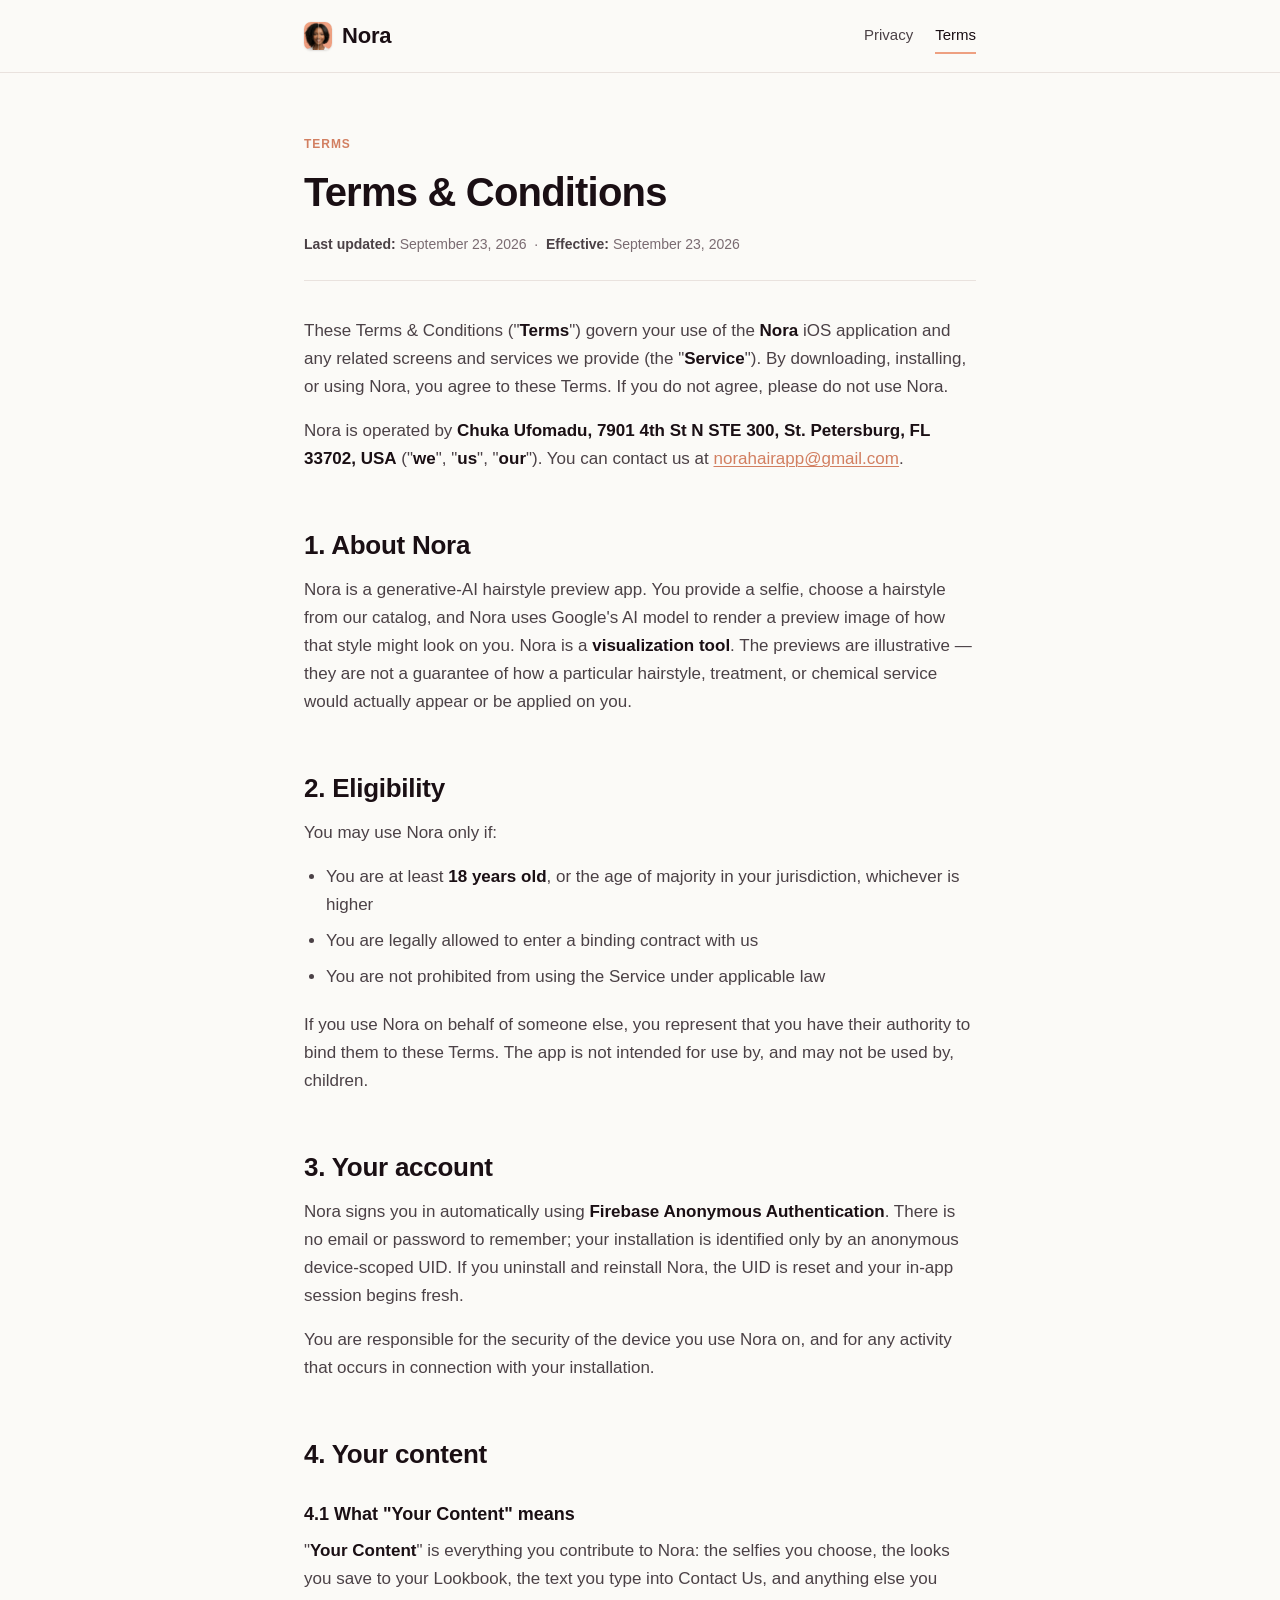
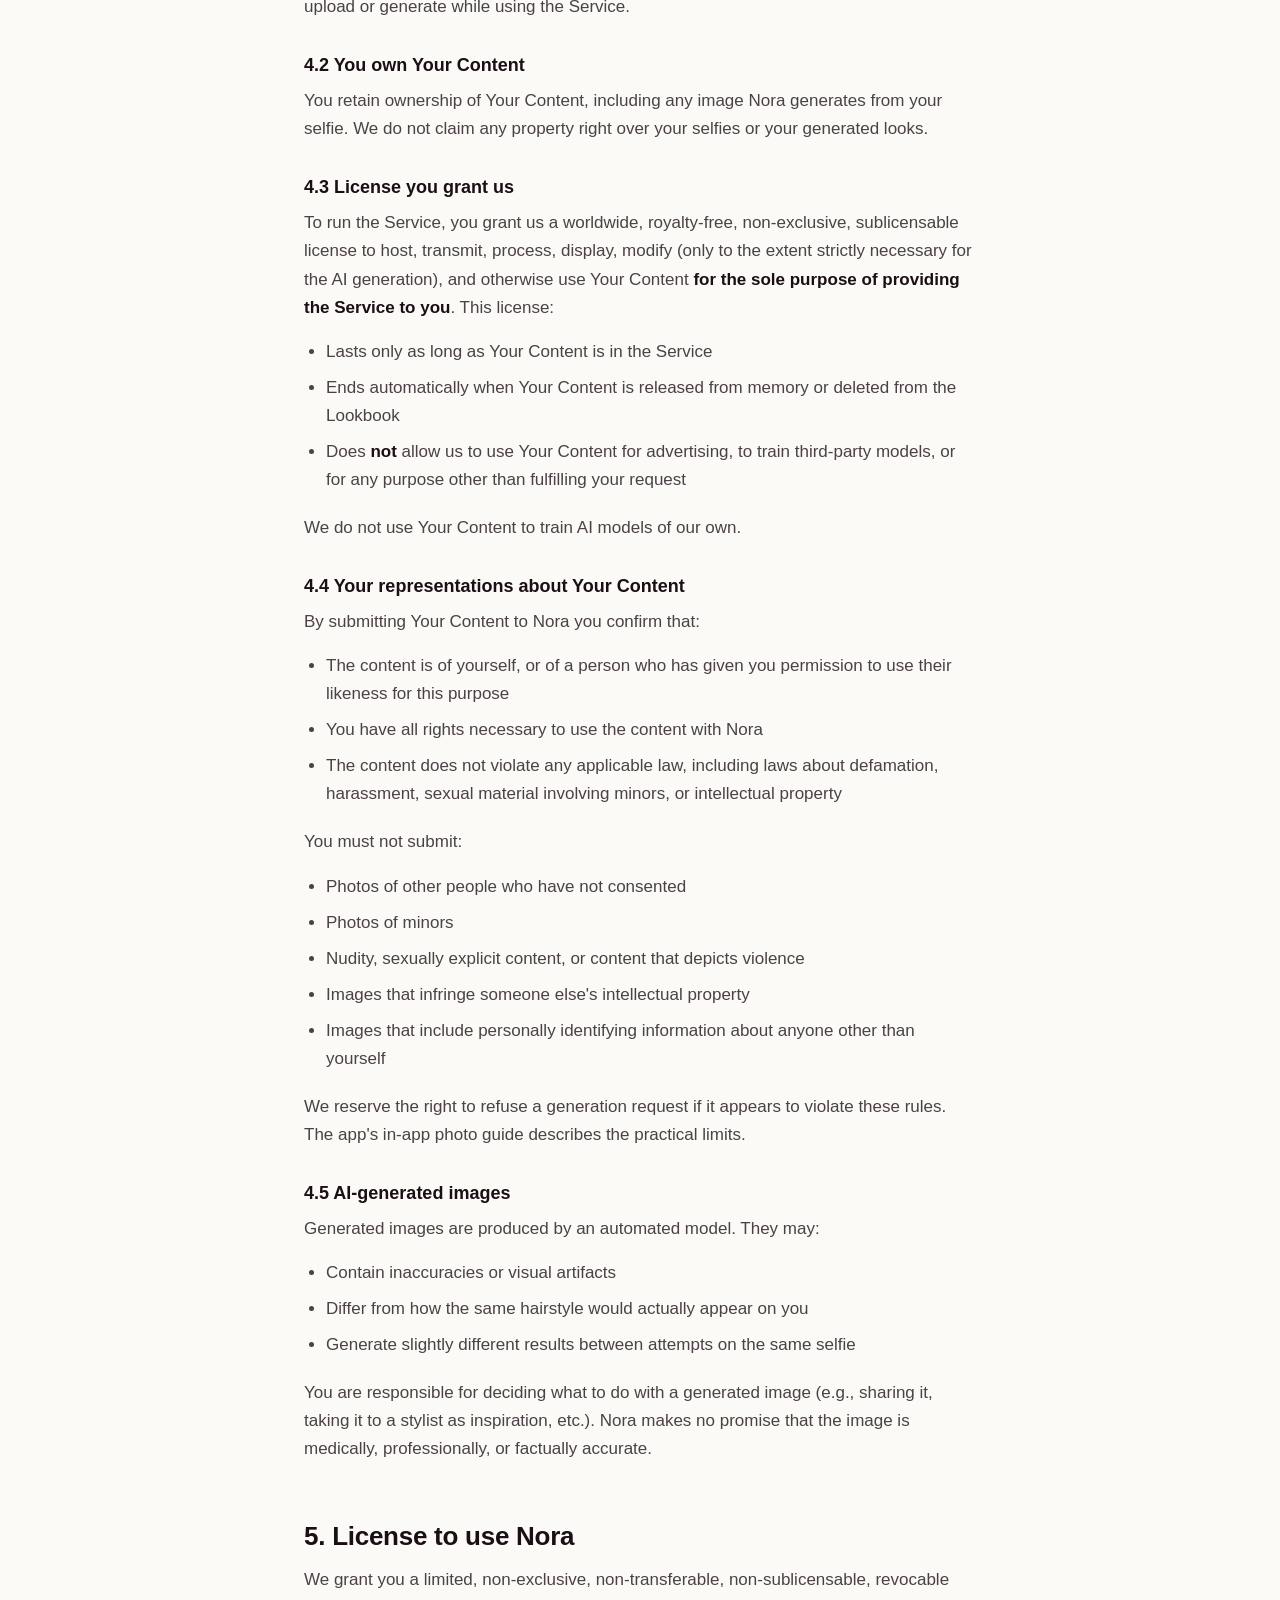
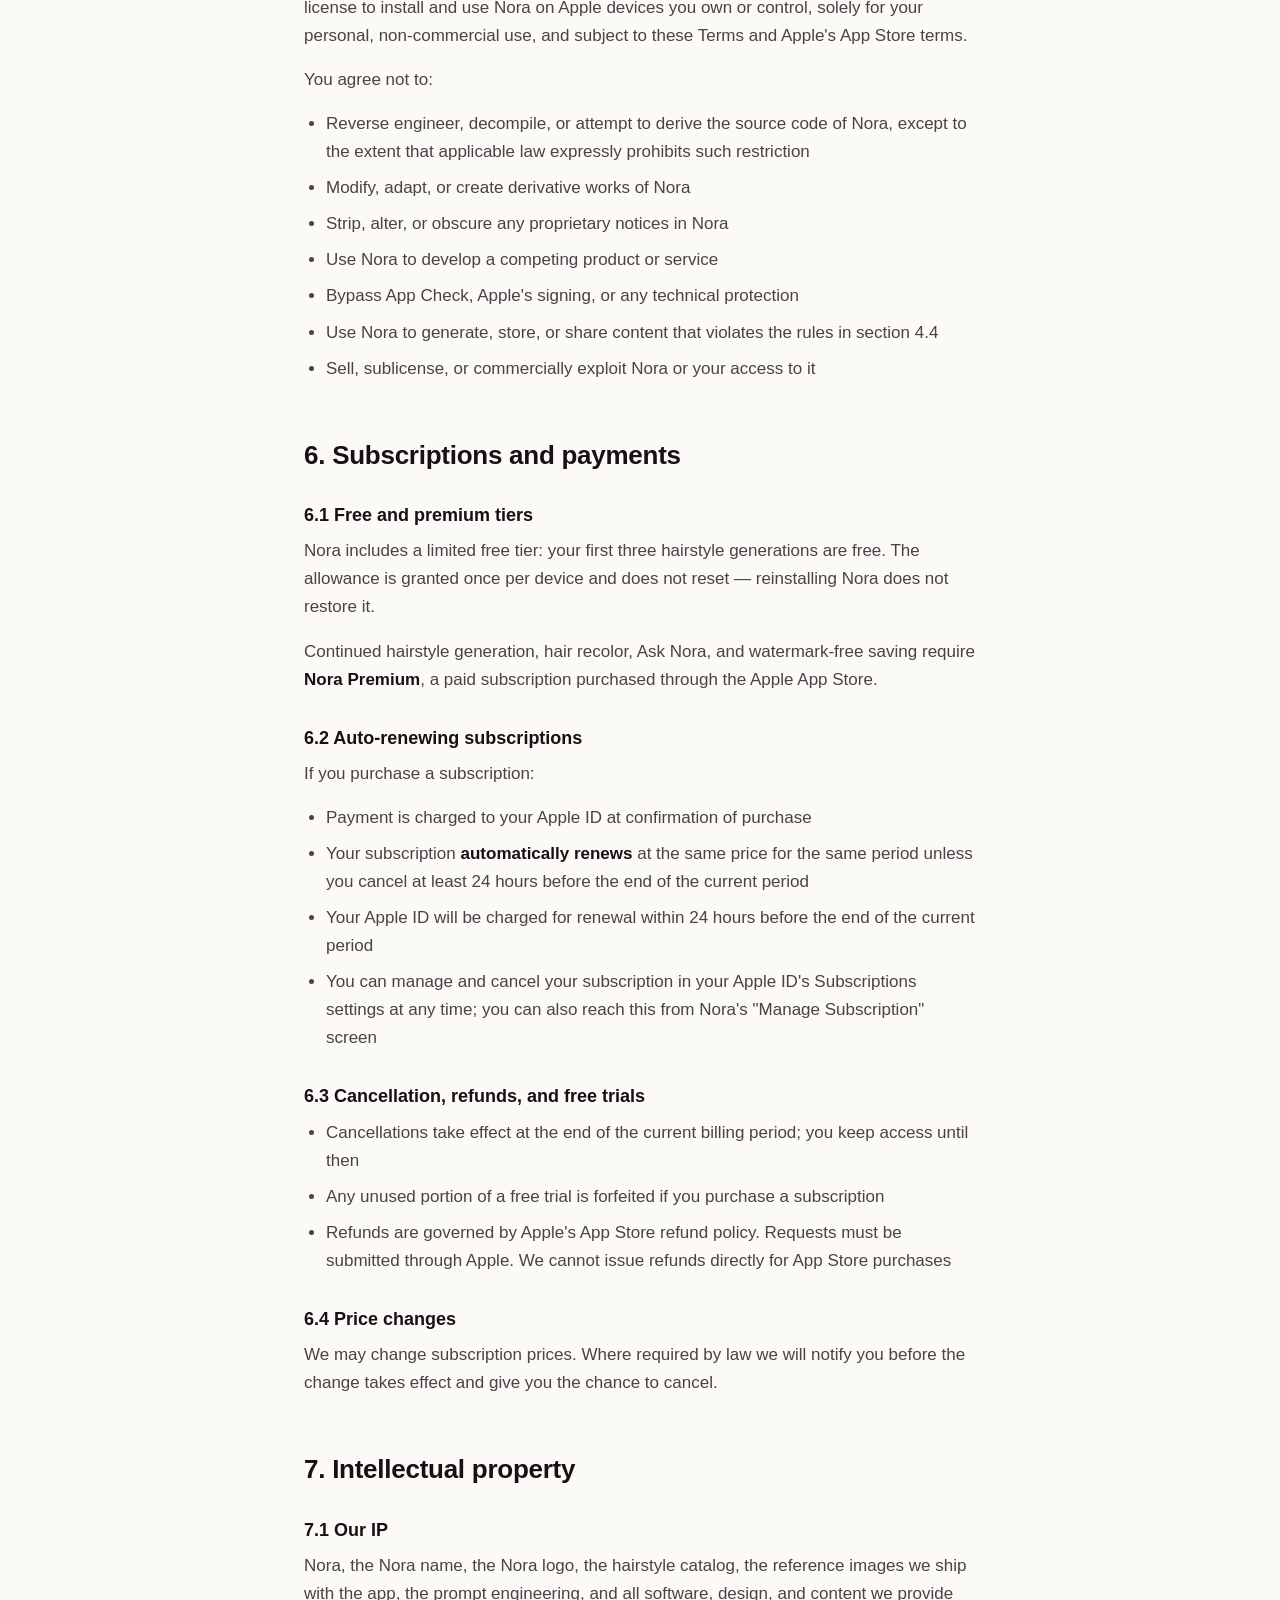
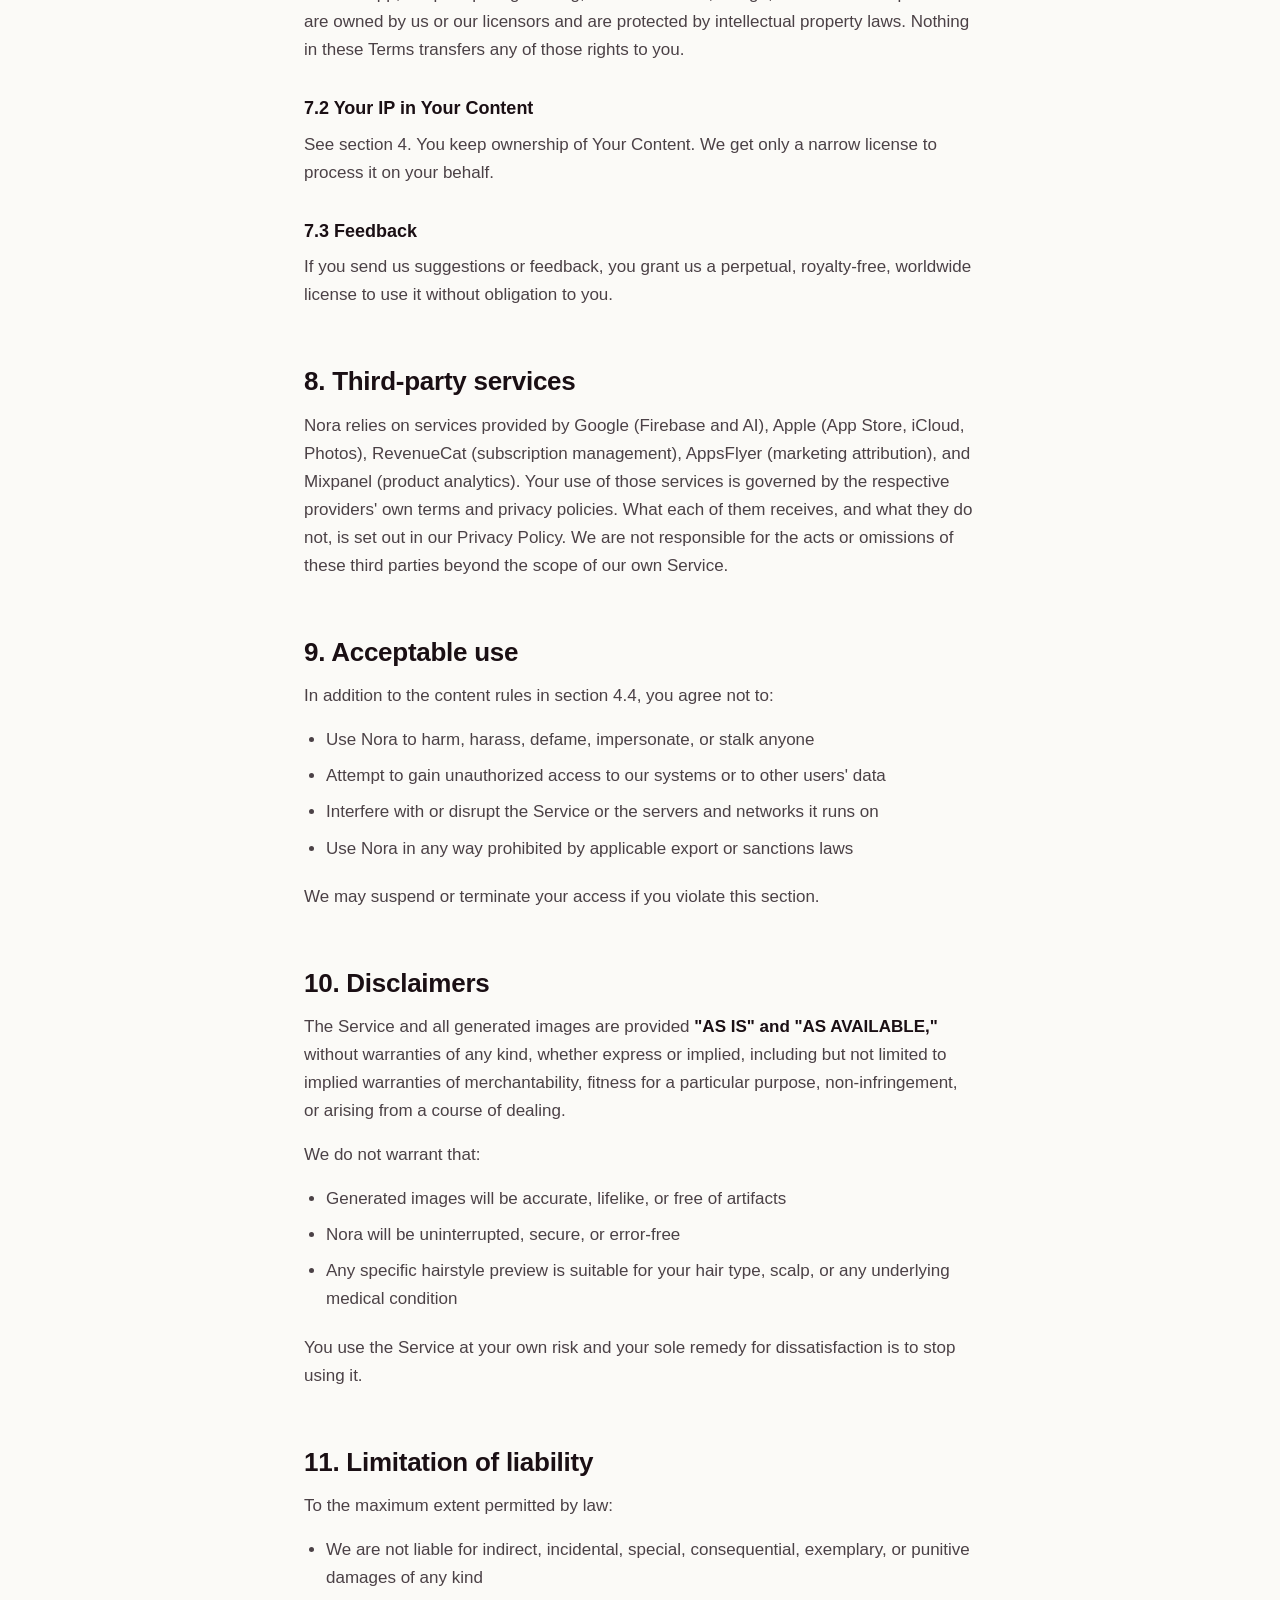
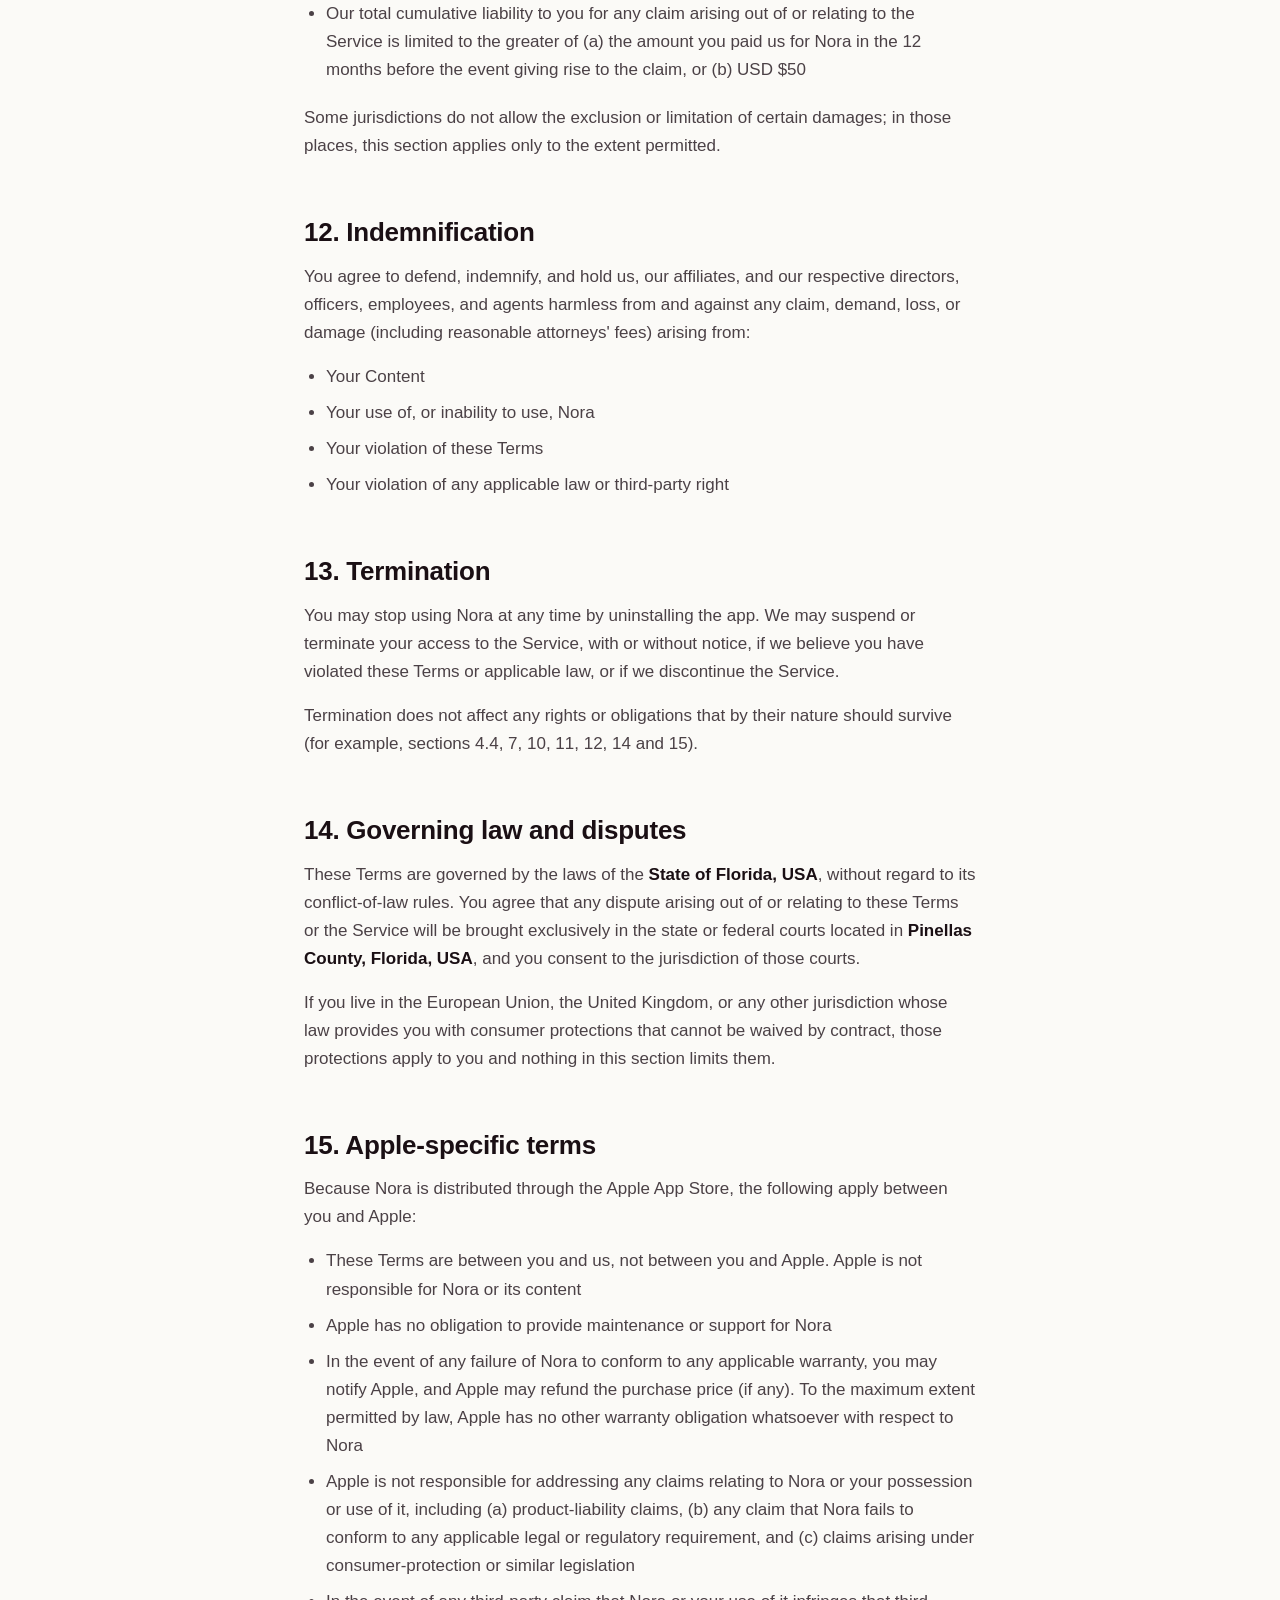
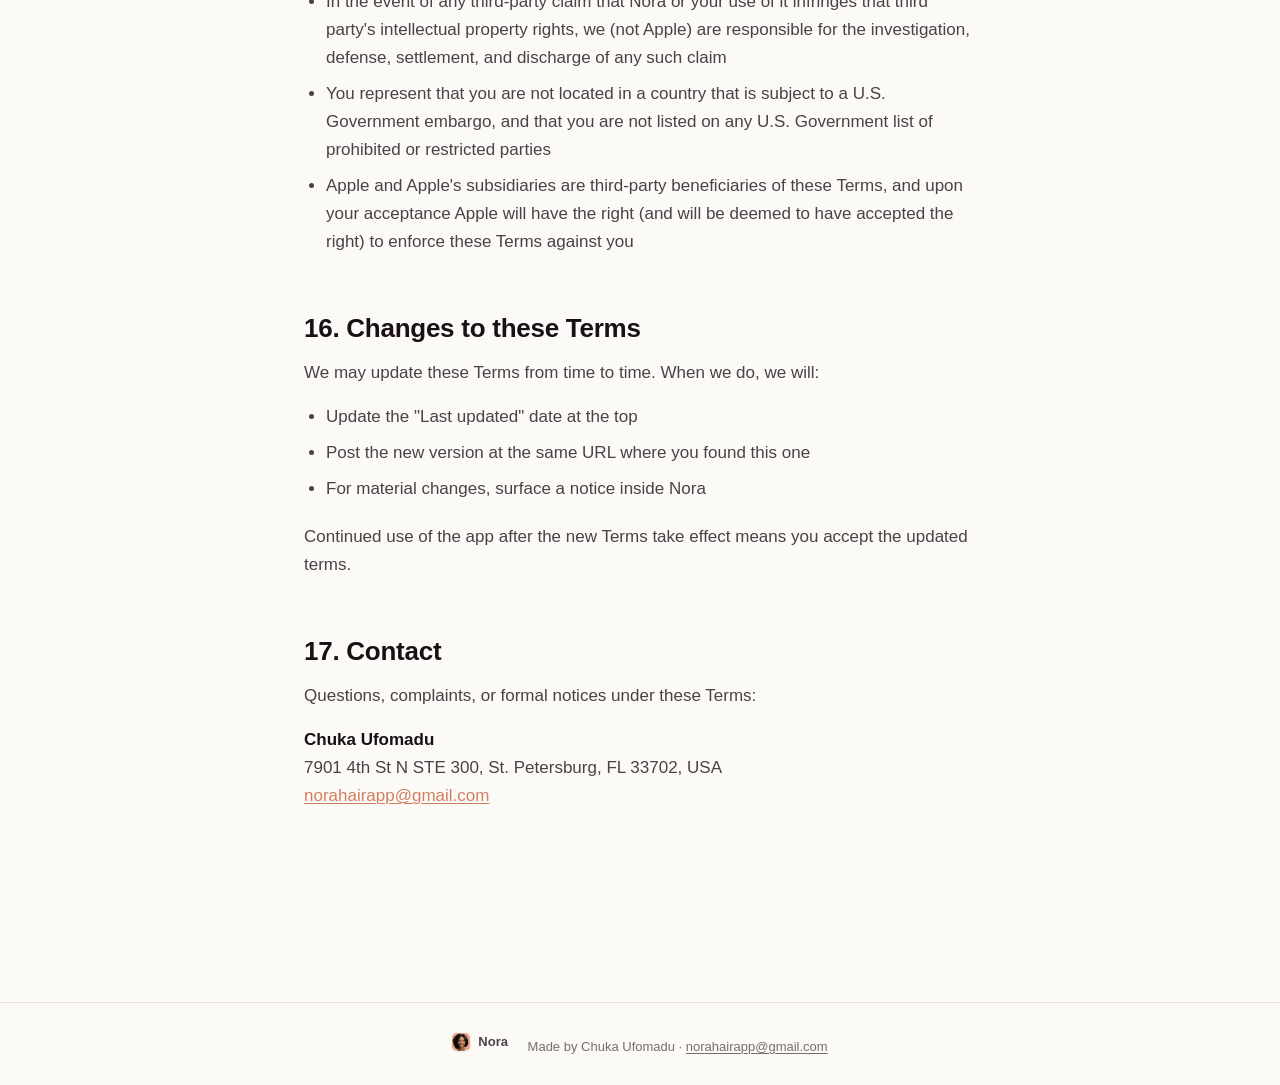
<file: terms-and-conditions.html>
<!DOCTYPE html>
<html lang="en">
<head>
  <meta charset="UTF-8">
  <meta name="viewport" content="width=device-width, initial-scale=1.0">
  <meta name="theme-color" content="#FBFAF7">
  <meta name="description" content="Nora's terms and conditions — the rules of using the app, content rights, and subscription details.">
  <title>Terms &amp; Conditions — Nora</title>
  <link rel="stylesheet" href="styles.css">
  <link rel="icon" type="image/png" href="favicon.png">
  <link rel="apple-touch-icon" href="apple-touch-icon.png">
</head>
<body>

<header class="site-header">
  <div class="site-header-inner">
    <a href="index.html" class="brand"><img class="brand-icon" src="nora-icon.png" alt="" aria-hidden="true" width="28" height="28">Nora</a>
    <nav class="site-nav" aria-label="Legal">
      <a href="privacy-policy.html">Privacy</a>
      <a href="terms-and-conditions.html" aria-current="page">Terms</a>
    </nav>
  </div>
</header>

<main>

  <span class="page-eyebrow">Terms</span>
  <h1>Terms &amp; Conditions</h1>

  <div class="dates">
    <strong>Last updated:</strong> September 23, 2026 &nbsp;·&nbsp;
    <strong>Effective:</strong> September 23, 2026
  </div>

  <p>These Terms &amp; Conditions ("<strong>Terms</strong>") govern your use of the <strong>Nora</strong> iOS application and any related screens and services we provide (the "<strong>Service</strong>"). By downloading, installing, or using Nora, you agree to these Terms. If you do not agree, please do not use Nora.</p>

  <p>Nora is operated by <strong>Chuka Ufomadu, 7901 4th St N STE 300, St. Petersburg, FL 33702, USA</strong> ("<strong>we</strong>", "<strong>us</strong>", "<strong>our</strong>"). You can contact us at <a href="mailto:norahairapp@gmail.com">norahairapp@gmail.com</a>.</p>

  <h2 id="about-nora">1. About Nora</h2>
  <p>Nora is a generative-AI hairstyle preview app. You provide a selfie, choose a hairstyle from our catalog, and Nora uses Google's AI model to render a preview image of how that style might look on you. Nora is a <strong>visualization tool</strong>. The previews are illustrative — they are not a guarantee of how a particular hairstyle, treatment, or chemical service would actually appear or be applied on you.</p>

  <h2 id="eligibility">2. Eligibility</h2>
  <p>You may use Nora only if:</p>
  <ul>
    <li>You are at least <strong>18 years old</strong>, or the age of majority in your jurisdiction, whichever is higher</li>
    <li>You are legally allowed to enter a binding contract with us</li>
    <li>You are not prohibited from using the Service under applicable law</li>
  </ul>
  <p>If you use Nora on behalf of someone else, you represent that you have their authority to bind them to these Terms. The app is not intended for use by, and may not be used by, children.</p>

  <h2 id="account">3. Your account</h2>
  <p>Nora signs you in automatically using <strong>Firebase Anonymous Authentication</strong>. There is no email or password to remember; your installation is identified only by an anonymous device-scoped UID. If you uninstall and reinstall Nora, the UID is reset and your in-app session begins fresh.</p>
  <p>You are responsible for the security of the device you use Nora on, and for any activity that occurs in connection with your installation.</p>

  <h2 id="your-content">4. Your content</h2>

  <h3 id="what-content-means">4.1 What "Your Content" means</h3>
  <p>"<strong>Your Content</strong>" is everything you contribute to Nora: the selfies you choose, the looks you save to your Lookbook, the text you type into Contact Us, and anything else you upload or generate while using the Service.</p>

  <h3 id="you-own-content">4.2 You own Your Content</h3>
  <p>You retain ownership of Your Content, including any image Nora generates from your selfie. We do not claim any property right over your selfies or your generated looks.</p>

  <h3 id="license-grant">4.3 License you grant us</h3>
  <p>To run the Service, you grant us a worldwide, royalty-free, non-exclusive, sublicensable license to host, transmit, process, display, modify (only to the extent strictly necessary for the AI generation), and otherwise use Your Content <strong>for the sole purpose of providing the Service to you</strong>. This license:</p>
  <ul>
    <li>Lasts only as long as Your Content is in the Service</li>
    <li>Ends automatically when Your Content is released from memory or deleted from the Lookbook</li>
    <li>Does <strong>not</strong> allow us to use Your Content for advertising, to train third-party models, or for any purpose other than fulfilling your request</li>
  </ul>
  <p>We do not use Your Content to train AI models of our own.</p>

  <h3 id="content-reps">4.4 Your representations about Your Content</h3>
  <p>By submitting Your Content to Nora you confirm that:</p>
  <ul>
    <li>The content is of yourself, or of a person who has given you permission to use their likeness for this purpose</li>
    <li>You have all rights necessary to use the content with Nora</li>
    <li>The content does not violate any applicable law, including laws about defamation, harassment, sexual material involving minors, or intellectual property</li>
  </ul>
  <p>You must not submit:</p>
  <ul>
    <li>Photos of other people who have not consented</li>
    <li>Photos of minors</li>
    <li>Nudity, sexually explicit content, or content that depicts violence</li>
    <li>Images that infringe someone else's intellectual property</li>
    <li>Images that include personally identifying information about anyone other than yourself</li>
  </ul>
  <p>We reserve the right to refuse a generation request if it appears to violate these rules. The app's in-app photo guide describes the practical limits.</p>

  <h3 id="ai-images">4.5 AI-generated images</h3>
  <p>Generated images are produced by an automated model. They may:</p>
  <ul>
    <li>Contain inaccuracies or visual artifacts</li>
    <li>Differ from how the same hairstyle would actually appear on you</li>
    <li>Generate slightly different results between attempts on the same selfie</li>
  </ul>
  <p>You are responsible for deciding what to do with a generated image (e.g., sharing it, taking it to a stylist as inspiration, etc.). Nora makes no promise that the image is medically, professionally, or factually accurate.</p>

  <h2 id="license-to-use">5. License to use Nora</h2>
  <p>We grant you a limited, non-exclusive, non-transferable, non-sublicensable, revocable license to install and use Nora on Apple devices you own or control, solely for your personal, non-commercial use, and subject to these Terms and Apple's App Store terms.</p>
  <p>You agree not to:</p>
  <ul>
    <li>Reverse engineer, decompile, or attempt to derive the source code of Nora, except to the extent that applicable law expressly prohibits such restriction</li>
    <li>Modify, adapt, or create derivative works of Nora</li>
    <li>Strip, alter, or obscure any proprietary notices in Nora</li>
    <li>Use Nora to develop a competing product or service</li>
    <li>Bypass App Check, Apple's signing, or any technical protection</li>
    <li>Use Nora to generate, store, or share content that violates the rules in section 4.4</li>
    <li>Sell, sublicense, or commercially exploit Nora or your access to it</li>
  </ul>

  <h2 id="subscriptions">6. Subscriptions and payments</h2>

  <h3 id="tiers">6.1 Free and premium tiers</h3>
  <p>Nora includes a limited free tier: your first three hairstyle generations are free. The allowance is granted once per device and does not reset &mdash; reinstalling Nora does not restore it.</p>
  <p>Continued hairstyle generation, hair recolor, Ask Nora, and watermark-free saving require <strong>Nora Premium</strong>, a paid subscription purchased through the Apple App Store.</p>

  <h3 id="auto-renew">6.2 Auto-renewing subscriptions</h3>
  <p>If you purchase a subscription:</p>
  <ul>
    <li>Payment is charged to your Apple ID at confirmation of purchase</li>
    <li>Your subscription <strong>automatically renews</strong> at the same price for the same period unless you cancel at least 24 hours before the end of the current period</li>
    <li>Your Apple ID will be charged for renewal within 24 hours before the end of the current period</li>
    <li>You can manage and cancel your subscription in your Apple ID's Subscriptions settings at any time; you can also reach this from Nora's "Manage Subscription" screen</li>
  </ul>

  <h3 id="cancellation">6.3 Cancellation, refunds, and free trials</h3>
  <ul>
    <li>Cancellations take effect at the end of the current billing period; you keep access until then</li>
    <li>Any unused portion of a free trial is forfeited if you purchase a subscription</li>
    <li>Refunds are governed by Apple's App Store refund policy. Requests must be submitted through Apple. We cannot issue refunds directly for App Store purchases</li>
  </ul>

  <h3 id="price-changes">6.4 Price changes</h3>
  <p>We may change subscription prices. Where required by law we will notify you before the change takes effect and give you the chance to cancel.</p>

  <h2 id="ip">7. Intellectual property</h2>

  <h3 id="our-ip">7.1 Our IP</h3>
  <p>Nora, the Nora name, the Nora logo, the hairstyle catalog, the reference images we ship with the app, the prompt engineering, and all software, design, and content we provide are owned by us or our licensors and are protected by intellectual property laws. Nothing in these Terms transfers any of those rights to you.</p>

  <h3 id="your-ip">7.2 Your IP in Your Content</h3>
  <p>See section 4. You keep ownership of Your Content. We get only a narrow license to process it on your behalf.</p>

  <h3 id="feedback">7.3 Feedback</h3>
  <p>If you send us suggestions or feedback, you grant us a perpetual, royalty-free, worldwide license to use it without obligation to you.</p>

  <h2 id="third-party-services">8. Third-party services</h2>
  <p>Nora relies on services provided by Google (Firebase and AI), Apple (App Store, iCloud, Photos), RevenueCat (subscription management), AppsFlyer (marketing attribution), and Mixpanel (product analytics). Your use of those services is governed by the respective providers' own terms and privacy policies. What each of them receives, and what they do not, is set out in our Privacy Policy. We are not responsible for the acts or omissions of these third parties beyond the scope of our own Service.</p>

  <h2 id="acceptable-use">9. Acceptable use</h2>
  <p>In addition to the content rules in section 4.4, you agree not to:</p>
  <ul>
    <li>Use Nora to harm, harass, defame, impersonate, or stalk anyone</li>
    <li>Attempt to gain unauthorized access to our systems or to other users' data</li>
    <li>Interfere with or disrupt the Service or the servers and networks it runs on</li>
    <li>Use Nora in any way prohibited by applicable export or sanctions laws</li>
  </ul>
  <p>We may suspend or terminate your access if you violate this section.</p>

  <h2 id="disclaimers">10. Disclaimers</h2>
  <p>The Service and all generated images are provided <strong>"AS IS" and "AS AVAILABLE,"</strong> without warranties of any kind, whether express or implied, including but not limited to implied warranties of merchantability, fitness for a particular purpose, non-infringement, or arising from a course of dealing.</p>
  <p>We do not warrant that:</p>
  <ul>
    <li>Generated images will be accurate, lifelike, or free of artifacts</li>
    <li>Nora will be uninterrupted, secure, or error-free</li>
    <li>Any specific hairstyle preview is suitable for your hair type, scalp, or any underlying medical condition</li>
  </ul>
  <p>You use the Service at your own risk and your sole remedy for dissatisfaction is to stop using it.</p>

  <h2 id="liability">11. Limitation of liability</h2>
  <p>To the maximum extent permitted by law:</p>
  <ul>
    <li>We are not liable for indirect, incidental, special, consequential, exemplary, or punitive damages of any kind</li>
    <li>Our total cumulative liability to you for any claim arising out of or relating to the Service is limited to the greater of (a) the amount you paid us for Nora in the 12 months before the event giving rise to the claim, or (b) USD $50</li>
  </ul>
  <p>Some jurisdictions do not allow the exclusion or limitation of certain damages; in those places, this section applies only to the extent permitted.</p>

  <h2 id="indemnification">12. Indemnification</h2>
  <p>You agree to defend, indemnify, and hold us, our affiliates, and our respective directors, officers, employees, and agents harmless from and against any claim, demand, loss, or damage (including reasonable attorneys' fees) arising from:</p>
  <ul>
    <li>Your Content</li>
    <li>Your use of, or inability to use, Nora</li>
    <li>Your violation of these Terms</li>
    <li>Your violation of any applicable law or third-party right</li>
  </ul>

  <h2 id="termination">13. Termination</h2>
  <p>You may stop using Nora at any time by uninstalling the app. We may suspend or terminate your access to the Service, with or without notice, if we believe you have violated these Terms or applicable law, or if we discontinue the Service.</p>
  <p>Termination does not affect any rights or obligations that by their nature should survive (for example, sections 4.4, 7, 10, 11, 12, 14 and 15).</p>

  <h2 id="governing-law">14. Governing law and disputes</h2>
  <p>These Terms are governed by the laws of the <strong>State of Florida, USA</strong>, without regard to its conflict-of-law rules. You agree that any dispute arising out of or relating to these Terms or the Service will be brought exclusively in the state or federal courts located in <strong>Pinellas County, Florida, USA</strong>, and you consent to the jurisdiction of those courts.</p>
  <p>If you live in the European Union, the United Kingdom, or any other jurisdiction whose law provides you with consumer protections that cannot be waived by contract, those protections apply to you and nothing in this section limits them.</p>

  <h2 id="apple">15. Apple-specific terms</h2>
  <p>Because Nora is distributed through the Apple App Store, the following apply between you and Apple:</p>
  <ul>
    <li>These Terms are between you and us, not between you and Apple. Apple is not responsible for Nora or its content</li>
    <li>Apple has no obligation to provide maintenance or support for Nora</li>
    <li>In the event of any failure of Nora to conform to any applicable warranty, you may notify Apple, and Apple may refund the purchase price (if any). To the maximum extent permitted by law, Apple has no other warranty obligation whatsoever with respect to Nora</li>
    <li>Apple is not responsible for addressing any claims relating to Nora or your possession or use of it, including (a) product-liability claims, (b) any claim that Nora fails to conform to any applicable legal or regulatory requirement, and (c) claims arising under consumer-protection or similar legislation</li>
    <li>In the event of any third-party claim that Nora or your use of it infringes that third party's intellectual property rights, we (not Apple) are responsible for the investigation, defense, settlement, and discharge of any such claim</li>
    <li>You represent that you are not located in a country that is subject to a U.S. Government embargo, and that you are not listed on any U.S. Government list of prohibited or restricted parties</li>
    <li>Apple and Apple's subsidiaries are third-party beneficiaries of these Terms, and upon your acceptance Apple will have the right (and will be deemed to have accepted the right) to enforce these Terms against you</li>
  </ul>

  <h2 id="changes">16. Changes to these Terms</h2>
  <p>We may update these Terms from time to time. When we do, we will:</p>
  <ul>
    <li>Update the "Last updated" date at the top</li>
    <li>Post the new version at the same URL where you found this one</li>
    <li>For material changes, surface a notice inside Nora</li>
  </ul>
  <p>Continued use of the app after the new Terms take effect means you accept the updated terms.</p>

  <h2 id="contact">17. Contact</h2>
  <p>Questions, complaints, or formal notices under these Terms:</p>
  <p>
    <strong>Chuka Ufomadu</strong><br>
    7901 4th St N STE 300, St. Petersburg, FL 33702, USA<br>
    <a href="mailto:norahairapp@gmail.com">norahairapp@gmail.com</a>
  </p>

</main>

<footer class="site-footer">
  <span class="footer-brand"><img class="brand-icon" src="nora-icon.png" alt="" aria-hidden="true" width="18" height="18">Nora</span>
  <span>Made by Chuka Ufomadu · <a href="mailto:norahairapp@gmail.com">norahairapp@gmail.com</a></span>
</footer>

</body>
</html>
</file>
<file: styles.css>
/* ============================================================
   Nora — Legal pages stylesheet
   ============================================================
   Light theme, max-width content for readability, brand peach
   accent (#EEA081) matching the iOS app's candlelight palette.

   Style language: minimal, system-typeset, no JavaScript, no
   external CSS frameworks. Works fine offline, prints cleanly,
   readable on every viewport from iPhone SE up.
   ============================================================ */

:root {
  --peach: #EEA081;
  --peach-deep: #D27F61;
  --ink: #1A0F14;
  --ink-soft: #4B4146;
  --muted: #7A6B71;
  --bg: #FBFAF7;
  --surface: #FFFFFF;
  --border: #E9E2DE;
  --radius: 14px;
  --max-width: 720px;
  --font-system: -apple-system, BlinkMacSystemFont, "SF Pro Text", "Segoe UI", Roboto, "Helvetica Neue", Arial, sans-serif;
}

* {
  box-sizing: border-box;
}

html {
  scroll-behavior: smooth;
}

body {
  margin: 0;
  padding: 0;
  background: var(--bg);
  color: var(--ink);
  font-family: var(--font-system);
  font-size: 17px;
  line-height: 1.65;
  -webkit-font-smoothing: antialiased;
  -moz-osx-font-smoothing: grayscale;
  text-rendering: optimizeLegibility;
}

/* ----- Header ---------------------------------------------- */

header.site-header {
  position: sticky;
  top: 0;
  z-index: 10;
  background: rgba(251, 250, 247, 0.95);
  backdrop-filter: saturate(160%) blur(14px);
  -webkit-backdrop-filter: saturate(160%) blur(14px);
  border-bottom: 1px solid var(--border);
}

.site-header-inner {
  max-width: var(--max-width);
  margin: 0 auto;
  padding: 18px 24px;
  display: flex;
  align-items: center;
  justify-content: space-between;
  gap: 24px;
}

.brand {
  font-weight: 700;
  font-size: 22px;
  letter-spacing: -0.01em;
  color: var(--ink);
  text-decoration: none;
  display: inline-flex;
  align-items: center;
  gap: 10px;
}

.brand .brand-icon {
  width: 28px;
  height: 28px;
  border-radius: 7px;
  display: block;
  object-fit: cover;
  box-shadow: 0 1px 2px rgba(26, 15, 20, 0.10),
              0 0 0 0.5px rgba(26, 15, 20, 0.04);
}

nav.site-nav {
  display: flex;
  gap: 22px;
  font-size: 15px;
}

nav.site-nav a {
  color: var(--ink-soft);
  text-decoration: none;
  font-weight: 500;
  padding: 4px 0;
  border-bottom: 2px solid transparent;
  transition: color 120ms ease, border-color 120ms ease;
}

nav.site-nav a:hover {
  color: var(--ink);
  border-bottom-color: var(--peach);
}

nav.site-nav a[aria-current="page"] {
  color: var(--ink);
  border-bottom-color: var(--peach);
}

/* ----- Main content ---------------------------------------- */

main {
  max-width: var(--max-width);
  margin: 0 auto;
  padding: 56px 24px 96px;
}

.page-eyebrow {
  display: inline-block;
  font-size: 12px;
  font-weight: 700;
  letter-spacing: 0.08em;
  text-transform: uppercase;
  color: var(--peach-deep);
  margin-bottom: 14px;
}

h1 {
  font-size: 40px;
  line-height: 1.15;
  letter-spacing: -0.02em;
  margin: 0 0 18px;
  font-weight: 800;
  color: var(--ink);
}

.lede {
  font-size: 19px;
  line-height: 1.55;
  color: var(--ink-soft);
  margin: 0 0 36px;
}

.dates {
  font-size: 14px;
  color: var(--muted);
  margin-bottom: 36px;
  padding-bottom: 24px;
  border-bottom: 1px solid var(--border);
}

.dates strong {
  color: var(--ink-soft);
  font-weight: 600;
}

h2 {
  font-size: 26px;
  line-height: 1.25;
  letter-spacing: -0.01em;
  margin: 56px 0 14px;
  font-weight: 700;
  color: var(--ink);
  scroll-margin-top: 80px;
}

h3 {
  font-size: 18px;
  line-height: 1.35;
  margin: 32px 0 10px;
  font-weight: 700;
  color: var(--ink);
  scroll-margin-top: 80px;
}

p {
  margin: 0 0 16px;
  color: var(--ink-soft);
}

ul {
  margin: 0 0 20px;
  padding-left: 22px;
  color: var(--ink-soft);
}

ul li {
  margin-bottom: 8px;
}

ol {
  margin: 0 0 20px;
  padding-left: 22px;
  color: var(--ink-soft);
}

ol li {
  margin-bottom: 8px;
}

strong {
  color: var(--ink);
  font-weight: 700;
}

a {
  color: var(--peach-deep);
  text-decoration: underline;
  text-underline-offset: 2px;
  text-decoration-thickness: 1px;
}

a:hover {
  color: var(--ink);
}

code {
  font-family: "SF Mono", ui-monospace, SFMono-Regular, Menlo, Monaco, Consolas, monospace;
  font-size: 0.92em;
  background: rgba(238, 160, 129, 0.10);
  padding: 1px 6px;
  border-radius: 6px;
  color: var(--ink);
}

hr {
  border: none;
  border-top: 1px solid var(--border);
  margin: 40px 0;
}

/* ----- Index / landing page card --------------------------- */

.cards {
  display: grid;
  grid-template-columns: 1fr;
  gap: 16px;
  margin-top: 36px;
}

@media (min-width: 640px) {
  .cards {
    grid-template-columns: 1fr 1fr;
  }
}

.card {
  display: block;
  background: var(--surface);
  border: 1px solid var(--border);
  border-radius: var(--radius);
  padding: 28px 26px;
  text-decoration: none;
  color: inherit;
  transition: transform 180ms ease, border-color 180ms ease, box-shadow 180ms ease;
}

.card:hover {
  transform: translateY(-2px);
  border-color: var(--peach);
  box-shadow: 0 10px 30px -16px rgba(238, 160, 129, 0.45);
  color: inherit;
}

.card h3 {
  margin: 0 0 6px;
  font-size: 20px;
  color: var(--ink);
}

.card p {
  margin: 0;
  font-size: 14px;
  color: var(--muted);
}

.card-arrow {
  display: inline-block;
  margin-top: 14px;
  font-size: 14px;
  color: var(--peach-deep);
  font-weight: 600;
}

/* ----- Footer ---------------------------------------------- */

footer.site-footer {
  border-top: 1px solid var(--border);
  margin-top: 80px;
  padding: 28px 24px;
  text-align: center;
  color: var(--muted);
  font-size: 13px;
}

footer.site-footer a {
  color: var(--muted);
}

footer.site-footer a:hover {
  color: var(--peach-deep);
}

footer.site-footer .footer-brand {
  display: inline-flex;
  align-items: center;
  gap: 8px;
  font-weight: 600;
  color: var(--ink-soft);
  margin-right: 16px;
}

footer.site-footer .footer-brand .brand-icon {
  width: 18px;
  height: 18px;
  border-radius: 5px;
  display: inline-block;
  object-fit: cover;
  box-shadow: 0 1px 2px rgba(26, 15, 20, 0.08);
}

/* ----- Mobile niceties ------------------------------------- */

@media (max-width: 520px) {
  .site-header-inner {
    padding: 14px 18px;
  }
  nav.site-nav {
    gap: 14px;
    font-size: 14px;
  }
  main {
    padding: 36px 18px 64px;
  }
  h1 {
    font-size: 32px;
  }
  .lede {
    font-size: 17px;
  }
  h2 {
    font-size: 22px;
    margin: 44px 0 12px;
  }
  body {
    font-size: 16px;
  }
}

/* ----- Print ----------------------------------------------- */

@media print {
  header.site-header,
  footer.site-footer,
  .card-arrow {
    display: none;
  }
  body {
    background: white;
    color: black;
    font-size: 11pt;
    line-height: 1.45;
  }
  main {
    max-width: 100%;
    padding: 0;
  }
  h1 {
    font-size: 22pt;
  }
  h2 {
    font-size: 14pt;
    margin-top: 24pt;
  }
  h3 {
    font-size: 12pt;
  }
  a {
    color: black;
    text-decoration: none;
  }
}
</file>
